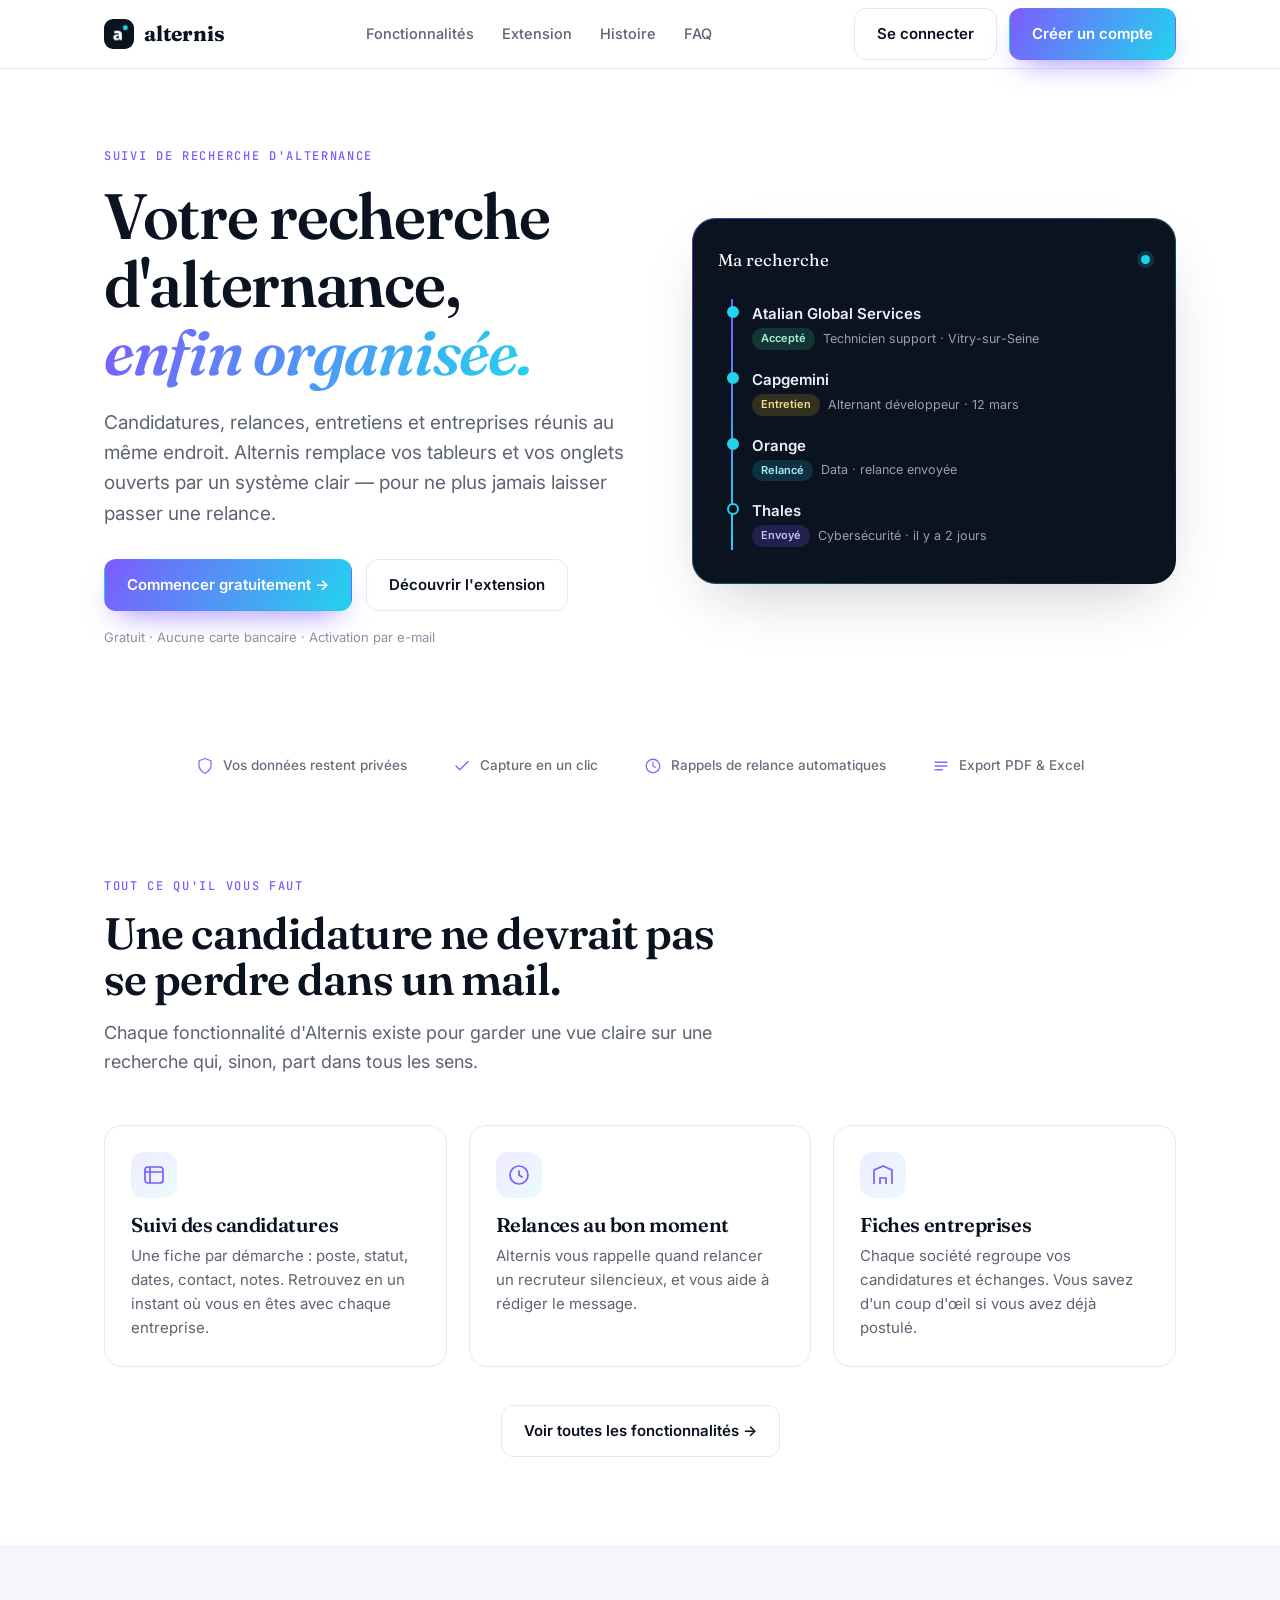
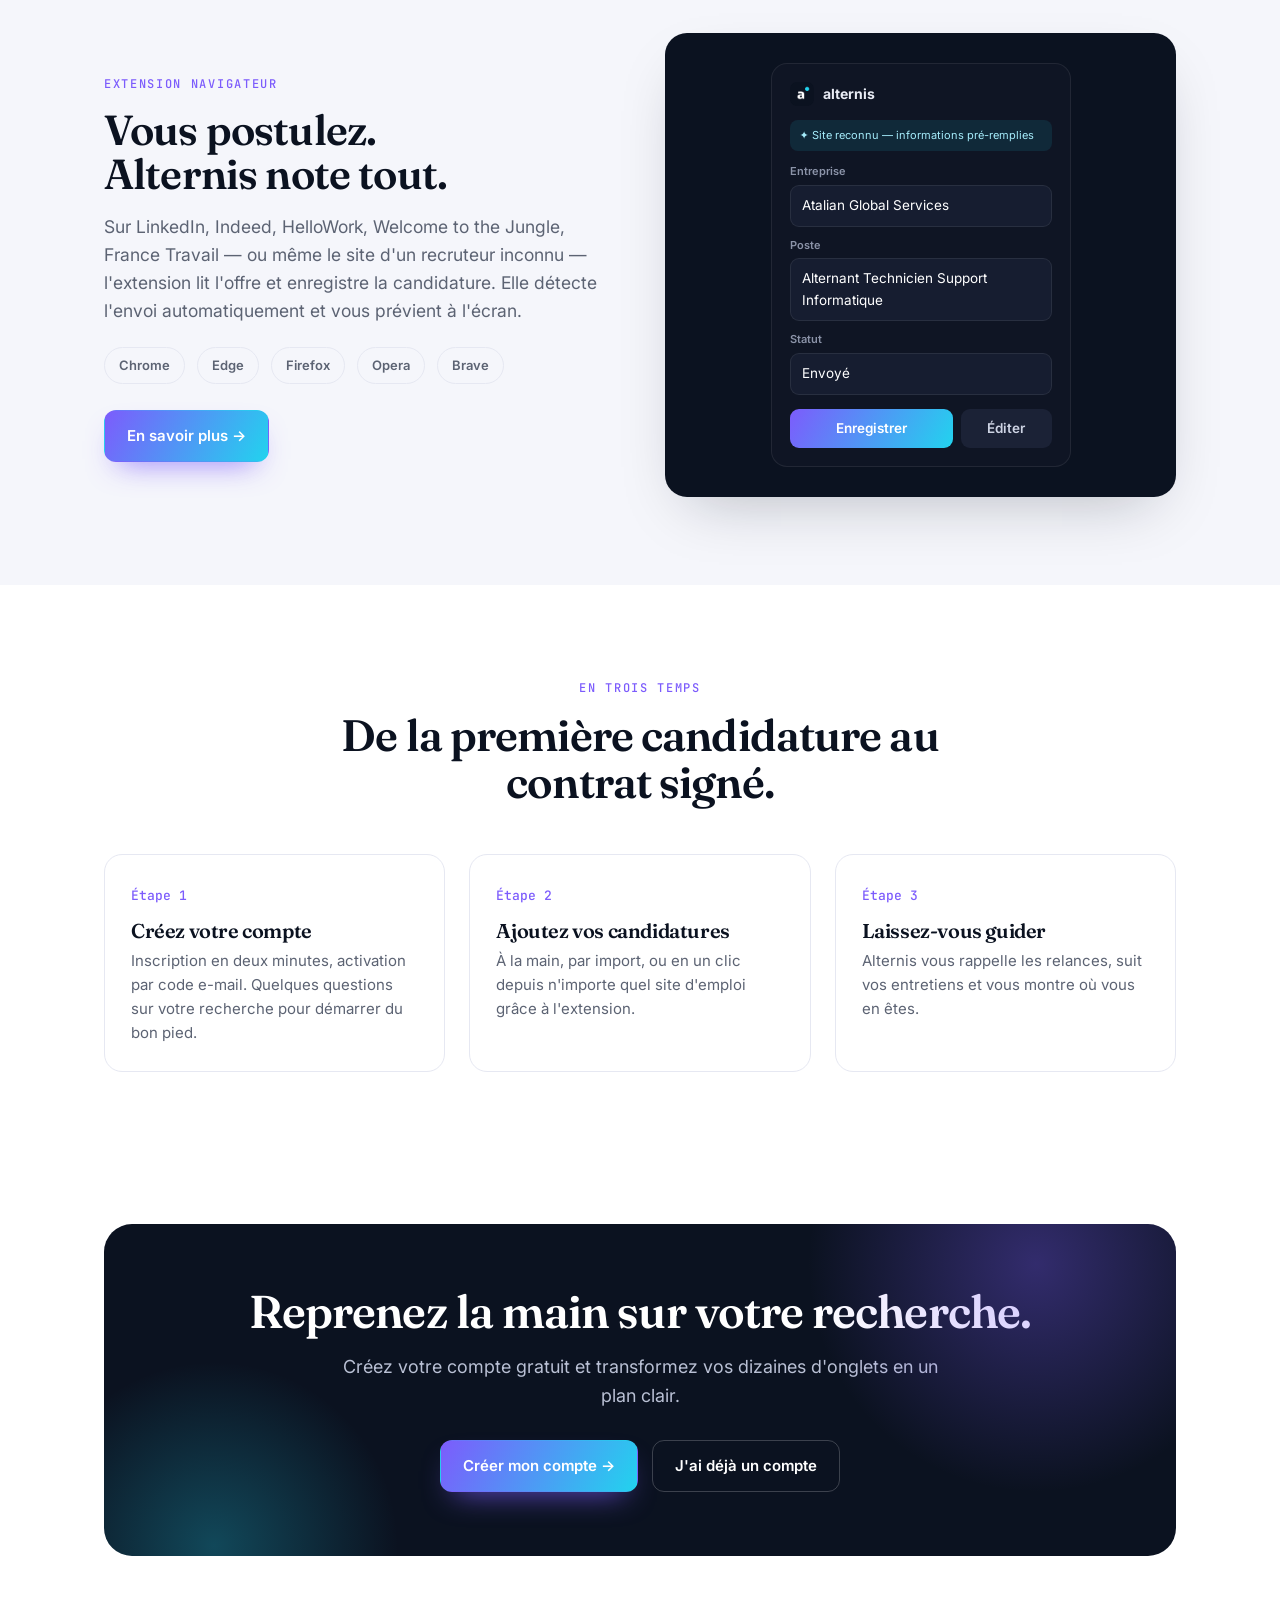
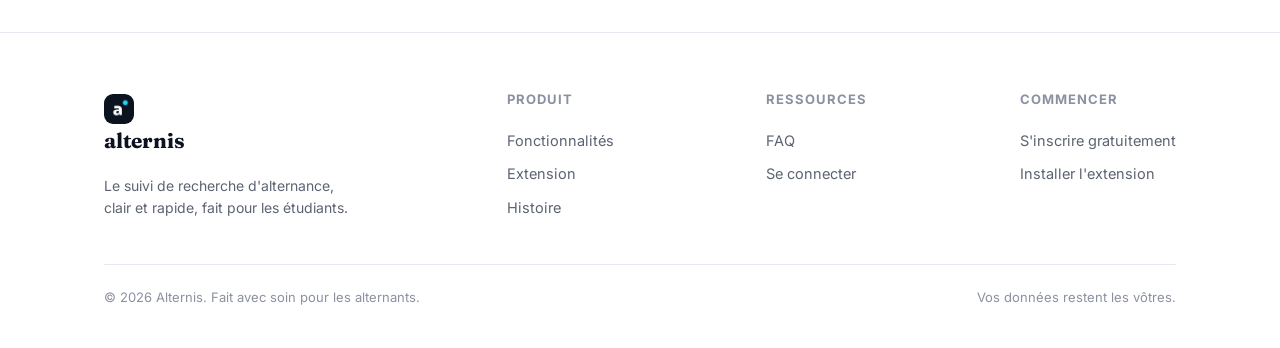
<file: site/index.html>
<!DOCTYPE html>
<html lang="fr">
<head>
<meta charset="utf-8">
<meta name="viewport" content="width=device-width, initial-scale=1">
<title>Alternis — Votre recherche d'alternance, enfin organisée</title>
<meta name="description" content="Alternis regroupe vos candidatures, relances, entretiens et entreprises au même endroit. Une extension navigateur enregistre vos candidatures en un clic. Fait pour les alternants.">
<meta property="og:title" content="Alternis — Votre recherche d'alternance, enfin organisée">
<meta property="og:description" content="Candidatures, relances, entretiens et entreprises au même endroit. Capture en un clic depuis n'importe quel site d'emploi.">
<meta property="og:type" content="website">
<link rel="icon" href="assets/favicon-32.png" sizes="32x32" type="image/png">
<link rel="apple-touch-icon" href="assets/icon-180.png">
<link rel="preconnect" href="https://fonts.googleapis.com">
<link rel="preconnect" href="https://fonts.gstatic.com" crossorigin>
<link href="https://fonts.googleapis.com/css2?family=Fraunces:opsz,wght@9..144,500;9..144,600;9..144,700&family=Inter:wght@400;500;600;700&family=JetBrains+Mono:wght@500&display=swap" rel="stylesheet">
<link rel="stylesheet" href="assets/site.css">
</head>
<body>

<header class="nav">
  <div class="wrap nav-in">
    <a class="brand" href="index.html"><img class="mark" src="assets/mark.png" alt=""><span class="name">alternis</span></a>
    <nav class="nav-links">
      <a href="fonctionnalites.html">Fonctionnalités</a>
      <a href="extension.html">Extension</a>
      <a href="histoire.html">Histoire</a>
      <a href="faq.html">FAQ</a>
    </nav>
    <div class="nav-cta">
      <a class="btn ghost" href="https://app.alternis.fixit-service.fr/auth/login.php">Se connecter</a>
      <a class="btn primary" href="https://app.alternis.fixit-service.fr/auth/register.php">Créer un compte</a>
      <button class="nav-toggle" aria-label="Menu" aria-expanded="false"><svg width="24" height="24" viewBox="0 0 24 24" fill="none"><path d="M4 7h16M4 12h16M4 17h16" stroke="#0B1220" stroke-width="2" stroke-linecap="round"/></svg></button>
    </div>
  </div>
</header>

<!-- HERO -->
<section class="band tight home-hero" style="padding-top:72px; overflow:hidden">
  <div class="wrap home-hero-grid" style="display:grid; grid-template-columns:1.05fr .95fr; gap:54px; align-items:center">
    <div>
      <span class="eyebrow">Suivi de recherche d'alternance</span>
      <h1 style="font-size:clamp(40px,6vw,64px); margin-top:14px">Votre recherche<br>d'alternance,<br><em class="grad-text" style="font-style:italic">enfin organisée.</em></h1>
      <p style="font-size:19px; color:var(--muted); margin:22px 0 30px; max-width:30em">Candidatures, relances, entretiens et entreprises réunis au même endroit. Alternis remplace vos tableurs et vos onglets ouverts par un système clair — pour ne plus jamais laisser passer une relance.</p>
      <div class="hero-cta">
        <a class="btn primary" href="https://app.alternis.fixit-service.fr/auth/register.php">Commencer gratuitement →</a>
        <a class="btn ghost" href="extension.html">Découvrir l'extension</a>
      </div>
      <p class="hero-note">Gratuit · Aucune carte bancaire · Activation par e-mail</p>
    </div>

    <div class="thread reveal">
      <div class="thread-head"><span class="t">Ma recherche</span><span class="dot"></span></div>
      <div class="track">
        <div class="node done"><span class="pin"></span><div class="co">Atalian Global Services</div><div class="meta"><span class="pill acc">Accepté</span> Technicien support · Vitry-sur-Seine</div></div>
        <div class="node done"><span class="pin"></span><div class="co">Capgemini</div><div class="meta"><span class="pill ent">Entretien</span> Alternant développeur · 12 mars</div></div>
        <div class="node done"><span class="pin"></span><div class="co">Orange</div><div class="meta"><span class="pill rel">Relancé</span> Data · relance envoyée</div></div>
        <div class="node"><span class="pin"></span><div class="co">Thales</div><div class="meta"><span class="pill env">Envoyé</span> Cybersécurité · il y a 2 jours</div></div>
      </div>
    </div>
  </div>
</section>

<!-- confiance -->
<section class="trust">
  <div class="wrap trust-in">
    <div class="item"><svg width="18" height="18" viewBox="0 0 24 24" fill="none"><path d="M12 2 4 5v6c0 5 3.4 8.5 8 11 4.6-2.5 8-6 8-11V5l-8-3Z" stroke="currentColor" stroke-width="1.7" stroke-linejoin="round"/></svg> Vos données restent privées</div>
    <div class="item"><svg width="18" height="18" viewBox="0 0 24 24" fill="none"><path d="M20 6 9 17l-5-5" stroke="currentColor" stroke-width="1.9" stroke-linecap="round" stroke-linejoin="round"/></svg> Capture en un clic</div>
    <div class="item"><svg width="18" height="18" viewBox="0 0 24 24" fill="none"><circle cx="12" cy="12" r="9" stroke="currentColor" stroke-width="1.7"/><path d="M12 7v5l3 2" stroke="currentColor" stroke-width="1.7" stroke-linecap="round"/></svg> Rappels de relance automatiques</div>
    <div class="item"><svg width="18" height="18" viewBox="0 0 24 24" fill="none"><path d="M4 7h16M4 12h16M4 17h10" stroke="currentColor" stroke-width="1.7" stroke-linecap="round"/></svg> Export PDF & Excel</div>
  </div>
</section>

<!-- aperçu fonctionnalités -->
<section class="band" id="apercu">
  <div class="wrap">
    <div class="sec-head reveal">
      <span class="eyebrow">Tout ce qu'il vous faut</span>
      <h2>Une candidature ne devrait pas se perdre dans un mail.</h2>
      <p>Chaque fonctionnalité d'Alternis existe pour garder une vue claire sur une recherche qui, sinon, part dans tous les sens.</p>
    </div>
    <div class="feat-grid">
      <div class="card reveal">
        <div class="ic"><svg width="24" height="24" viewBox="0 0 24 24" fill="none"><rect x="3" y="4" width="18" height="16" rx="3" stroke="currentColor" stroke-width="1.7"/><path d="M3 9h18M8 4v16" stroke="currentColor" stroke-width="1.7"/></svg></div>
        <h3>Suivi des candidatures</h3>
        <p>Une fiche par démarche : poste, statut, dates, contact, notes. Retrouvez en un instant où vous en êtes avec chaque entreprise.</p>
      </div>
      <div class="card reveal">
        <div class="ic"><svg width="24" height="24" viewBox="0 0 24 24" fill="none"><path d="M12 8v4l3 2" stroke="currentColor" stroke-width="1.7" stroke-linecap="round"/><circle cx="12" cy="12" r="9" stroke="currentColor" stroke-width="1.7"/></svg></div>
        <h3>Relances au bon moment</h3>
        <p>Alternis vous rappelle quand relancer un recruteur silencieux, et vous aide à rédiger le message.</p>
      </div>
      <div class="card reveal">
        <div class="ic"><svg width="24" height="24" viewBox="0 0 24 24" fill="none"><path d="M3 21V7l9-4 9 4v14" stroke="currentColor" stroke-width="1.7" stroke-linejoin="round"/><path d="M9 21v-6h6v6" stroke="currentColor" stroke-width="1.7"/></svg></div>
        <h3>Fiches entreprises</h3>
        <p>Chaque société regroupe vos candidatures et échanges. Vous savez d'un coup d'œil si vous avez déjà postulé.</p>
      </div>
    </div>
    <div style="text-align:center; margin-top:38px" class="reveal">
      <a class="btn ghost" href="fonctionnalites.html">Voir toutes les fonctionnalités →</a>
    </div>
  </div>
</section>

<!-- extension -->
<section class="band mist">
  <div class="wrap split">
    <div class="reveal">
      <span class="eyebrow">Extension navigateur</span>
      <h2 style="margin-top:12px">Vous postulez.<br>Alternis note tout.</h2>
      <p>Sur LinkedIn, Indeed, HelloWork, Welcome to the Jungle, France Travail — ou même le site d'un recruteur inconnu — l'extension lit l'offre et enregistre la candidature. Elle détecte l'envoi automatiquement et vous prévient à l'écran.</p>
      <div class="browsers"><span>Chrome</span><span>Edge</span><span>Firefox</span><span>Opera</span><span>Brave</span></div>
      <div class="hero-cta" style="margin-top:26px"><a class="btn primary" href="extension.html">En savoir plus →</a></div>
    </div>
    <div class="ext-demo reveal">
      <div class="popup">
        <div class="ph"><img src="assets/mark.png" alt=""> <strong style="font-size:14px">alternis</strong></div>
        <div class="detected">✦ Site reconnu — informations pré-remplies</div>
        <label>Entreprise</label><div class="fld filled">Atalian Global Services</div>
        <label>Poste</label><div class="fld filled">Alternant Technicien Support Informatique</div>
        <label>Statut</label><div class="fld filled">Envoyé</div>
        <div class="acts"><div class="b1">Enregistrer</div><div class="b2">Éditer</div></div>
      </div>
    </div>
  </div>
</section>

<!-- comment ça marche -->
<section class="band">
  <div class="wrap">
    <div class="sec-head center reveal">
      <span class="eyebrow">En trois temps</span>
      <h2>De la première candidature au contrat signé.</h2>
    </div>
    <div class="steps">
      <div class="step reveal"><span class="n">Étape 1</span><h3>Créez votre compte</h3><p>Inscription en deux minutes, activation par code e-mail. Quelques questions sur votre recherche pour démarrer du bon pied.</p></div>
      <div class="step reveal"><span class="n">Étape 2</span><h3>Ajoutez vos candidatures</h3><p>À la main, par import, ou en un clic depuis n'importe quel site d'emploi grâce à l'extension.</p></div>
      <div class="step reveal"><span class="n">Étape 3</span><h3>Laissez-vous guider</h3><p>Alternis vous rappelle les relances, suit vos entretiens et vous montre où vous en êtes.</p></div>
    </div>
  </div>
</section>

<!-- CTA -->
<section class="band tight">
  <div class="wrap">
    <div class="final reveal">
      <h2>Reprenez la main sur votre recherche.</h2>
      <p>Créez votre compte gratuit et transformez vos dizaines d'onglets en un plan clair.</p>
      <div class="hero-cta">
        <a class="btn primary" href="https://app.alternis.fixit-service.fr/auth/register.php">Créer mon compte →</a>
        <a class="btn on-dark" href="https://app.alternis.fixit-service.fr/auth/login.php">J'ai déjà un compte</a>
      </div>
    </div>
  </div>
</section>

<!--#footer-->
<footer>
  <div class="wrap">
    <div class="foot-grid">
      <div class="foot-col" style="max-width:250px">
        <a class="brand" href="index.html" style="margin-bottom:12px"><img class="mark" src="assets/mark.png" alt=""><span class="name">alternis</span></a>
        <p style="color:var(--muted); font-size:14px; margin:0">Le suivi de recherche d'alternance, clair et rapide, fait pour les étudiants.</p>
      </div>
      <div class="foot-col"><h4>Produit</h4><a href="fonctionnalites.html">Fonctionnalités</a><a href="extension.html">Extension</a><a href="histoire.html">Histoire</a></div>
      <div class="foot-col"><h4>Ressources</h4><a href="faq.html">FAQ</a><a href="https://app.alternis.fixit-service.fr/auth/login.php">Se connecter</a></div>
      <div class="foot-col"><h4>Commencer</h4><a href="https://app.alternis.fixit-service.fr/auth/register.php">S'inscrire gratuitement</a><a href="extension.html">Installer l'extension</a></div>
    </div>
    <div class="foot-bot"><span>© 2026 Alternis. Fait avec soin pour les alternants.</span><span>Vos données restent les vôtres.</span></div>
  </div>
</footer>

<script src="assets/site.js"></script>
</body>
</html>
</file>
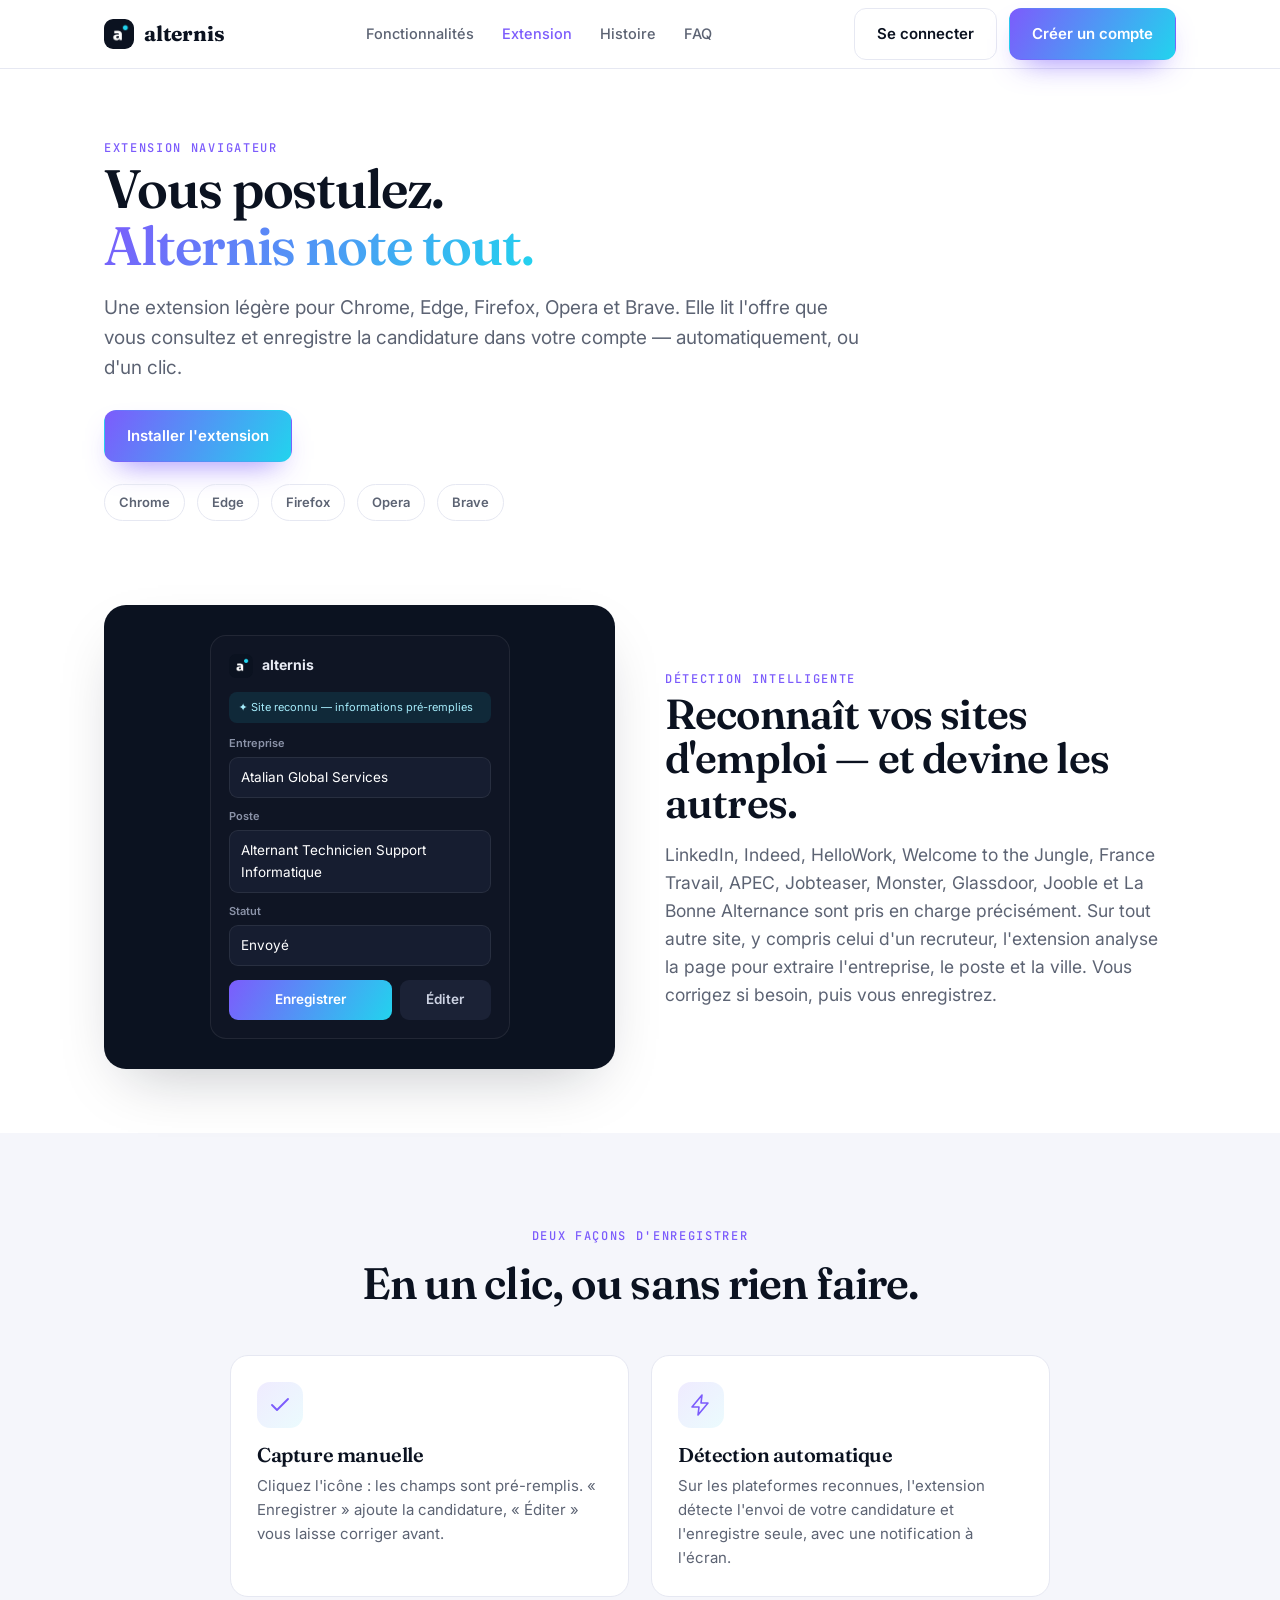
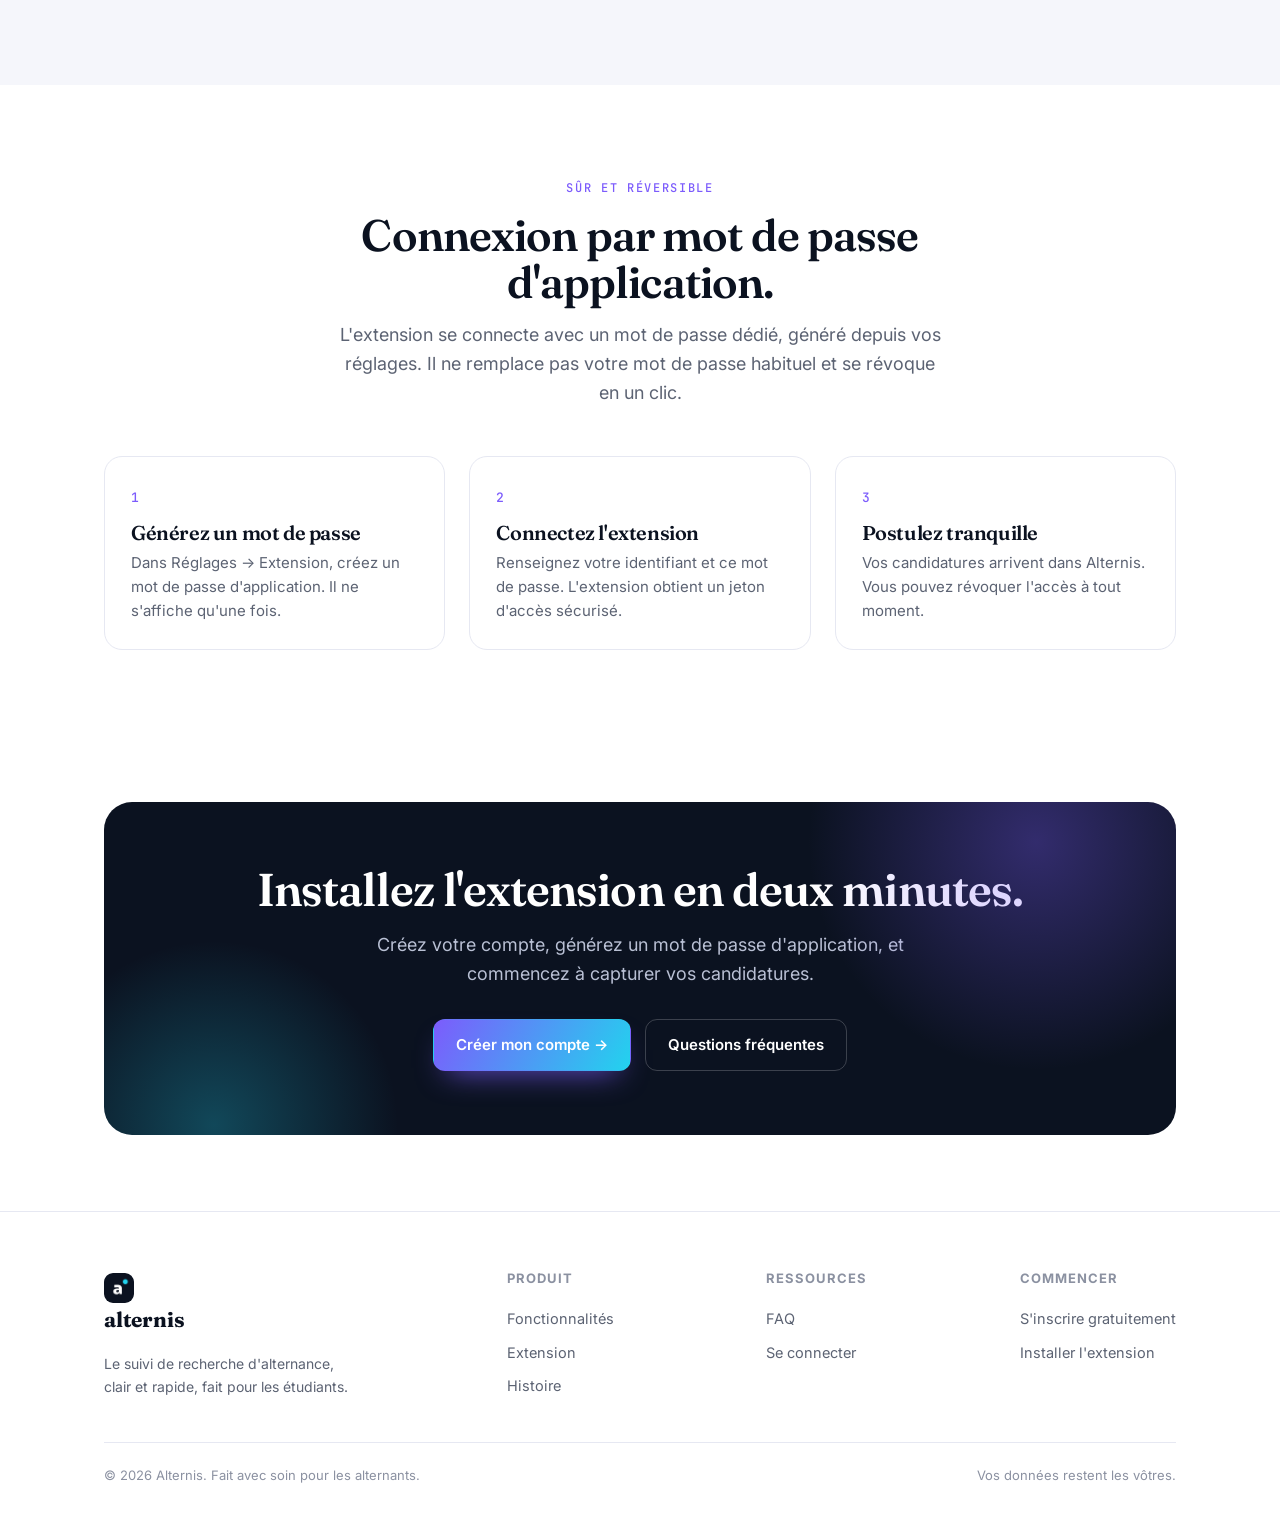
<file: site/extension.html>
<!DOCTYPE html>
<html lang="fr">
<head>
<meta charset="utf-8">
<meta name="viewport" content="width=device-width, initial-scale=1">
<title>Extension navigateur — Alternis</title>
<meta name="description" content="L'extension Alternis enregistre vos candidatures d'alternance en un clic depuis LinkedIn, Indeed, HelloWork et n'importe quel site d'emploi. Chrome, Firefox, Edge, Opera, Brave.">
<link rel="icon" href="assets/favicon-32.png" sizes="32x32" type="image/png">
<link rel="apple-touch-icon" href="assets/icon-180.png">
<link rel="preconnect" href="https://fonts.googleapis.com">
<link rel="preconnect" href="https://fonts.gstatic.com" crossorigin>
<link href="https://fonts.googleapis.com/css2?family=Fraunces:opsz,wght@9..144,500;9..144,600;9..144,700&family=Inter:wght@400;500;600;700&family=JetBrains+Mono:wght@500&display=swap" rel="stylesheet">
<link rel="stylesheet" href="assets/site.css">
</head>
<body>
<header class="nav">
  <div class="wrap nav-in">
    <a class="brand" href="index.html"><img class="mark" src="assets/mark.png" alt=""><span class="name">alternis</span></a>
    <nav class="nav-links">
      <a href="fonctionnalites.html">Fonctionnalités</a>
      <a href="extension.html" class="active">Extension</a>
      <a href="histoire.html">Histoire</a>
      <a href="faq.html">FAQ</a>
    </nav>
    <div class="nav-cta">
      <a class="btn ghost" href="https://app.alternis.fixit-service.fr/auth/login.php">Se connecter</a>
      <a class="btn primary" href="https://app.alternis.fixit-service.fr/auth/register.php">Créer un compte</a>
      <button class="nav-toggle" aria-label="Menu" aria-expanded="false"><svg width="24" height="24" viewBox="0 0 24 24" fill="none"><path d="M4 7h16M4 12h16M4 17h16" stroke="#0B1220" stroke-width="2" stroke-linecap="round"/></svg></button>
    </div>
  </div>
</header>

<section class="page-hero">
  <div class="wrap">
    <span class="eyebrow">Extension navigateur</span>
    <h1>Vous postulez.<br><span class="grad-text">Alternis note tout.</span></h1>
    <p>Une extension légère pour Chrome, Edge, Firefox, Opera et Brave. Elle lit l'offre que vous consultez et enregistre la candidature dans votre compte — automatiquement, ou d'un clic.</p>
    <div class="hero-cta" style="margin-top:26px"><a class="btn primary" href="https://app.alternis.fixit-service.fr/auth/register.php">Installer l'extension</a></div>
    <div class="browsers"><span>Chrome</span><span>Edge</span><span>Firefox</span><span>Opera</span><span>Brave</span></div>
  </div>
</section>

<section class="band tight">
  <div class="wrap split">
    <div class="ext-demo reveal">
      <div class="popup">
        <div class="ph"><img src="assets/mark.png" alt=""> <strong style="font-size:14px">alternis</strong></div>
        <div class="detected">✦ Site reconnu — informations pré-remplies</div>
        <label>Entreprise</label><div class="fld filled">Atalian Global Services</div>
        <label>Poste</label><div class="fld filled">Alternant Technicien Support Informatique</div>
        <label>Statut</label><div class="fld filled">Envoyé</div>
        <div class="acts"><div class="b1">Enregistrer</div><div class="b2">Éditer</div></div>
      </div>
    </div>
    <div class="reveal">
      <span class="eyebrow">Détection intelligente</span>
      <h2>Reconnaît vos sites d'emploi — et devine les autres.</h2>
      <p>LinkedIn, Indeed, HelloWork, Welcome to the Jungle, France Travail, APEC, Jobteaser, Monster, Glassdoor, Jooble et La Bonne Alternance sont pris en charge précisément. Sur tout autre site, y compris celui d'un recruteur, l'extension analyse la page pour extraire l'entreprise, le poste et la ville. Vous corrigez si besoin, puis vous enregistrez.</p>
    </div>
  </div>
</section>

<section class="band mist">
  <div class="wrap">
    <div class="sec-head center reveal"><span class="eyebrow">Deux façons d'enregistrer</span><h2>En un clic, ou sans rien faire.</h2></div>
    <div class="feat-grid" style="grid-template-columns:1fr 1fr; max-width:820px; margin-left:auto; margin-right:auto">
      <div class="card reveal"><div class="ic"><svg width="24" height="24" viewBox="0 0 24 24" fill="none"><path d="M20 6 9 17l-5-5" stroke="currentColor" stroke-width="1.9" stroke-linecap="round" stroke-linejoin="round"/></svg></div><h3>Capture manuelle</h3><p>Cliquez l'icône : les champs sont pré-remplis. « Enregistrer » ajoute la candidature, « Éditer » vous laisse corriger avant.</p></div>
      <div class="card reveal"><div class="ic"><svg width="24" height="24" viewBox="0 0 24 24" fill="none"><path d="M13 2 3 14h7l-1 8 10-12h-7l1-8Z" stroke="currentColor" stroke-width="1.6" stroke-linejoin="round"/></svg></div><h3>Détection automatique</h3><p>Sur les plateformes reconnues, l'extension détecte l'envoi de votre candidature et l'enregistre seule, avec une notification à l'écran.</p></div>
    </div>
  </div>
</section>

<section class="band">
  <div class="wrap">
    <div class="sec-head center reveal"><span class="eyebrow">Sûr et réversible</span><h2>Connexion par mot de passe d'application.</h2><p class="center" style="margin-left:auto;margin-right:auto">L'extension se connecte avec un mot de passe dédié, généré depuis vos réglages. Il ne remplace pas votre mot de passe habituel et se révoque en un clic.</p></div>
    <div class="steps">
      <div class="step reveal"><span class="n">1</span><h3>Générez un mot de passe</h3><p>Dans Réglages → Extension, créez un mot de passe d'application. Il ne s'affiche qu'une fois.</p></div>
      <div class="step reveal"><span class="n">2</span><h3>Connectez l'extension</h3><p>Renseignez votre identifiant et ce mot de passe. L'extension obtient un jeton d'accès sécurisé.</p></div>
      <div class="step reveal"><span class="n">3</span><h3>Postulez tranquille</h3><p>Vos candidatures arrivent dans Alternis. Vous pouvez révoquer l'accès à tout moment.</p></div>
    </div>
  </div>
</section>

<section class="band tight">
  <div class="wrap"><div class="final reveal">
    <h2>Installez l'extension en deux minutes.</h2>
    <p>Créez votre compte, générez un mot de passe d'application, et commencez à capturer vos candidatures.</p>
    <div class="hero-cta"><a class="btn primary" href="https://app.alternis.fixit-service.fr/auth/register.php">Créer mon compte →</a><a class="btn on-dark" href="faq.html">Questions fréquentes</a></div>
  </div></div>
</section>

<!--#footer-->
<footer>
  <div class="wrap">
    <div class="foot-grid">
      <div class="foot-col" style="max-width:250px">
        <a class="brand" href="index.html" style="margin-bottom:12px"><img class="mark" src="assets/mark.png" alt=""><span class="name">alternis</span></a>
        <p style="color:var(--muted); font-size:14px; margin:0">Le suivi de recherche d'alternance, clair et rapide, fait pour les étudiants.</p>
      </div>
      <div class="foot-col"><h4>Produit</h4><a href="fonctionnalites.html">Fonctionnalités</a><a href="extension.html">Extension</a><a href="histoire.html">Histoire</a></div>
      <div class="foot-col"><h4>Ressources</h4><a href="faq.html">FAQ</a><a href="https://app.alternis.fixit-service.fr/auth/login.php">Se connecter</a></div>
      <div class="foot-col"><h4>Commencer</h4><a href="https://app.alternis.fixit-service.fr/auth/register.php">S'inscrire gratuitement</a><a href="extension.html">Installer l'extension</a></div>
    </div>
    <div class="foot-bot"><span>© 2026 Alternis. Fait avec soin pour les alternants.</span><span>Vos données restent les vôtres.</span></div>
  </div>
</footer>
<script src="assets/site.js"></script>
</body>
</html>
</file>
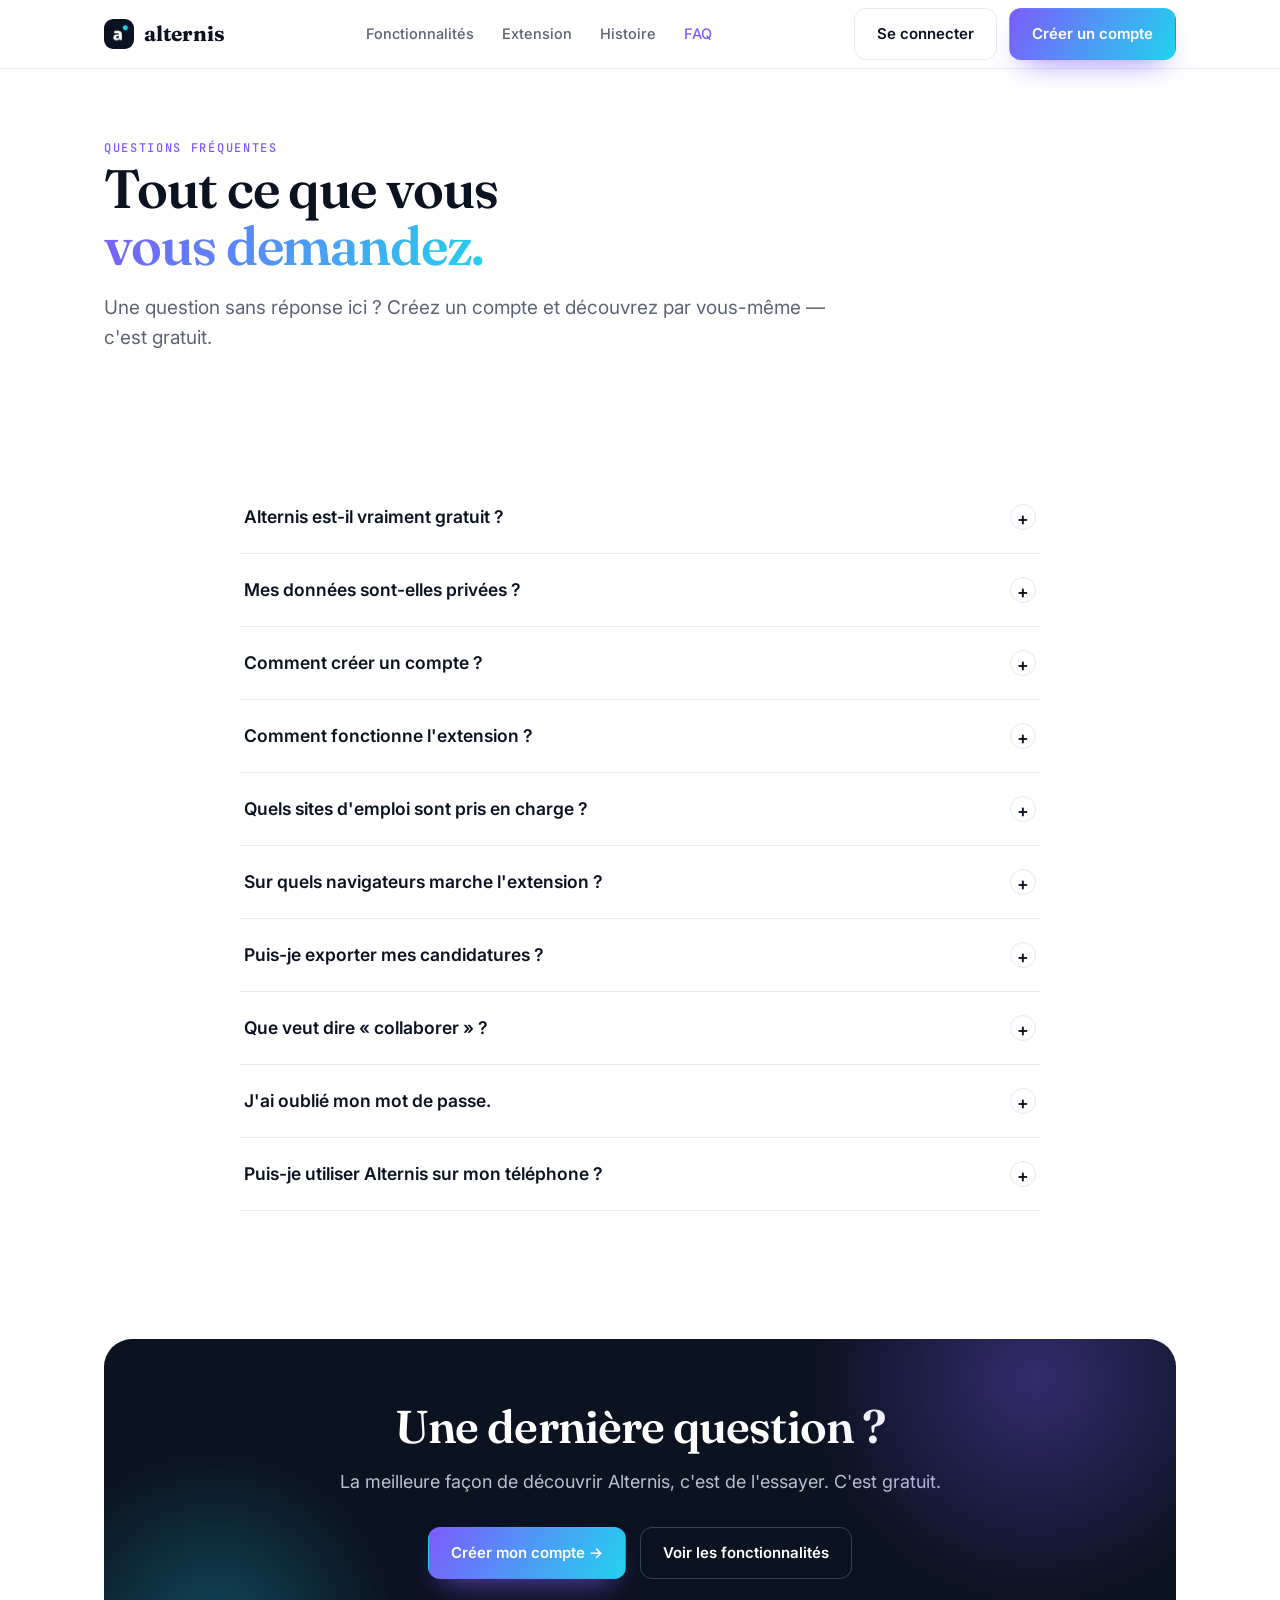
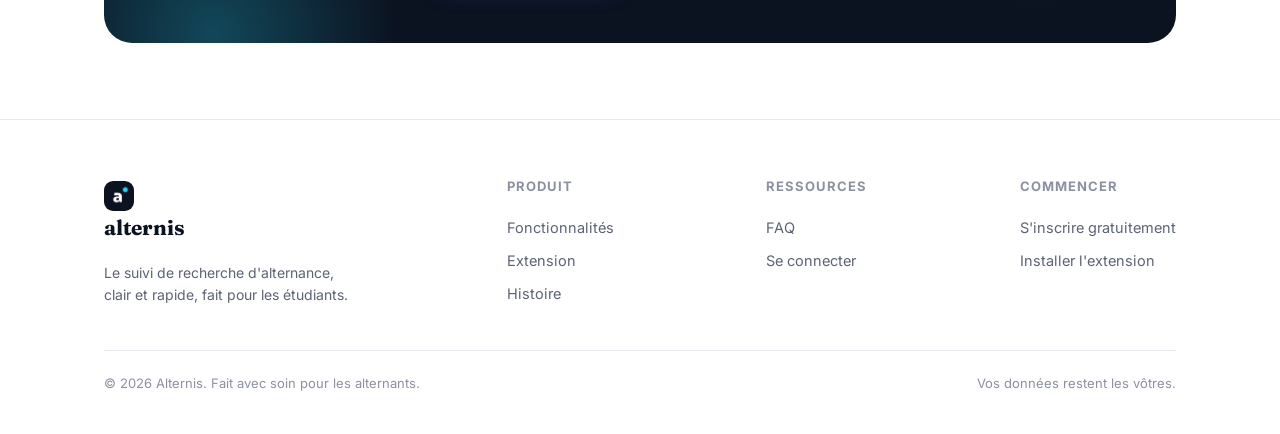
<file: site/faq.html>
<!DOCTYPE html>
<html lang="fr">
<head>
<meta charset="utf-8">
<meta name="viewport" content="width=device-width, initial-scale=1">
<title>FAQ — Alternis</title>
<meta name="description" content="Questions fréquentes sur Alternis : gratuité, confidentialité, extension navigateur, exports, collaboration, réinitialisation de mot de passe.">
<link rel="icon" href="assets/favicon-32.png" sizes="32x32" type="image/png">
<link rel="apple-touch-icon" href="assets/icon-180.png">
<link rel="preconnect" href="https://fonts.googleapis.com">
<link rel="preconnect" href="https://fonts.gstatic.com" crossorigin>
<link href="https://fonts.googleapis.com/css2?family=Fraunces:opsz,wght@9..144,500;9..144,600;9..144,700&family=Inter:wght@400;500;600;700&family=JetBrains+Mono:wght@500&display=swap" rel="stylesheet">
<link rel="stylesheet" href="assets/site.css">
</head>
<body>
<header class="nav">
  <div class="wrap nav-in">
    <a class="brand" href="index.html"><img class="mark" src="assets/mark.png" alt=""><span class="name">alternis</span></a>
    <nav class="nav-links">
      <a href="fonctionnalites.html">Fonctionnalités</a>
      <a href="extension.html">Extension</a>
      <a href="histoire.html">Histoire</a>
      <a href="faq.html" class="active">FAQ</a>
    </nav>
    <div class="nav-cta">
      <a class="btn ghost" href="https://app.alternis.fixit-service.fr/auth/login.php">Se connecter</a>
      <a class="btn primary" href="https://app.alternis.fixit-service.fr/auth/register.php">Créer un compte</a>
      <button class="nav-toggle" aria-label="Menu" aria-expanded="false"><svg width="24" height="24" viewBox="0 0 24 24" fill="none"><path d="M4 7h16M4 12h16M4 17h16" stroke="#0B1220" stroke-width="2" stroke-linecap="round"/></svg></button>
    </div>
  </div>
</header>

<section class="page-hero">
  <div class="wrap">
    <span class="eyebrow">Questions fréquentes</span>
    <h1>Tout ce que vous<br><span class="grad-text">vous demandez.</span></h1>
    <p>Une question sans réponse ici ? Créez un compte et découvrez par vous-même — c'est gratuit.</p>
  </div>
</section>

<section class="band tight">
  <div class="wrap">
    <div class="faq">
      <details class="qa reveal"><summary>Alternis est-il vraiment gratuit ? <span class="plus">+</span></summary><div class="a">Oui. Vous créez un compte et suivez autant de candidatures que vous voulez, sans carte bancaire. Alternis a été pensé comme un outil d'étudiant, pas comme un abonnement de plus.</div></details>
      <details class="qa reveal"><summary>Mes données sont-elles privées ? <span class="plus">+</span></summary><div class="a">Chaque compte est strictement personnel. Personne d'autre ne voit vos candidatures, sauf si vous invitez explicitement quelqu'un via le mode collaboration — et vous gardez le contrôle des droits accordés, révocables à tout moment.</div></details>
      <details class="qa reveal"><summary>Comment créer un compte ? <span class="plus">+</span></summary><div class="a">Depuis la page d'inscription : vous renseignez votre prénom, nom, e-mail et quelques informations sur votre recherche, puis vous validez avec un code reçu par e-mail. Votre identifiant est généré automatiquement à partir de votre nom.</div></details>
      <details class="qa reveal"><summary>Comment fonctionne l'extension ? <span class="plus">+</span></summary><div class="a">Vous l'installez sur votre navigateur et la connectez à votre compte avec un mot de passe d'application dédié (révocable, il ne remplace pas votre mot de passe). Ensuite, sur une page d'offre, elle lit les informations et enregistre la candidature — automatiquement quand vous postulez, ou d'un clic quand vous le décidez.</div></details>
      <details class="qa reveal"><summary>Quels sites d'emploi sont pris en charge ? <span class="plus">+</span></summary><div class="a">LinkedIn, Indeed, HelloWork, Welcome to the Jungle, France Travail, APEC, Jobteaser, Monster, Glassdoor, Jooble et La Bonne Alternance sont reconnus précisément. Et pour tout autre site — y compris celui d'un recruteur — l'extension analyse la page pour en extraire l'essentiel. Vous pouvez toujours corriger avant d'enregistrer.</div></details>
      <details class="qa reveal"><summary>Sur quels navigateurs marche l'extension ? <span class="plus">+</span></summary><div class="a">Chrome, Edge, Opera et Brave (moteur Chromium), ainsi que Firefox. Un guide d'installation est fourni pour chacun.</div></details>
      <details class="qa reveal"><summary>Puis-je exporter mes candidatures ? <span class="plus">+</span></summary><div class="a">Oui, en PDF ou en Excel, avec les champs de votre choix. Pratique pour faire un point avec votre école, votre CFA ou votre tuteur.</div></details>
      <details class="qa reveal"><summary>Que veut dire « collaborer » ? <span class="plus">+</span></summary><div class="a">Vous pouvez générer un lien d'invitation pour qu'un camarade ou un proche vous aide dans votre recherche. Vous choisissez s'il peut seulement consulter, ou aussi ajouter et modifier des candidatures. Vous révoquez l'accès quand vous voulez.</div></details>
      <details class="qa reveal"><summary>J'ai oublié mon mot de passe. <span class="plus">+</span></summary><div class="a">Depuis la page de connexion, cliquez « Mot de passe oublié ? ». Vous recevez un code par e-mail pour en définir un nouveau, en toute sécurité.</div></details>
      <details class="qa reveal"><summary>Puis-je utiliser Alternis sur mon téléphone ? <span class="plus">+</span></summary><div class="a">Oui. L'application web est responsive et s'utilise confortablement sur mobile. L'extension, elle, s'installe sur un navigateur d'ordinateur.</div></details>
    </div>
  </div>
</section>

<section class="band tight">
  <div class="wrap"><div class="final reveal">
    <h2>Une dernière question ?</h2>
    <p>La meilleure façon de découvrir Alternis, c'est de l'essayer. C'est gratuit.</p>
    <div class="hero-cta"><a class="btn primary" href="https://app.alternis.fixit-service.fr/auth/register.php">Créer mon compte →</a><a class="btn on-dark" href="fonctionnalites.html">Voir les fonctionnalités</a></div>
  </div></div>
</section>

<!--#footer-->
<footer>
  <div class="wrap">
    <div class="foot-grid">
      <div class="foot-col" style="max-width:250px">
        <a class="brand" href="index.html" style="margin-bottom:12px"><img class="mark" src="assets/mark.png" alt=""><span class="name">alternis</span></a>
        <p style="color:var(--muted); font-size:14px; margin:0">Le suivi de recherche d'alternance, clair et rapide, fait pour les étudiants.</p>
      </div>
      <div class="foot-col"><h4>Produit</h4><a href="fonctionnalites.html">Fonctionnalités</a><a href="extension.html">Extension</a><a href="histoire.html">Histoire</a></div>
      <div class="foot-col"><h4>Ressources</h4><a href="faq.html">FAQ</a><a href="https://app.alternis.fixit-service.fr/auth/login.php">Se connecter</a></div>
      <div class="foot-col"><h4>Commencer</h4><a href="https://app.alternis.fixit-service.fr/auth/register.php">S'inscrire gratuitement</a><a href="extension.html">Installer l'extension</a></div>
    </div>
    <div class="foot-bot"><span>© 2026 Alternis. Fait avec soin pour les alternants.</span><span>Vos données restent les vôtres.</span></div>
  </div>
</footer>
<script src="assets/site.js"></script>
</body>
</html>
</file>
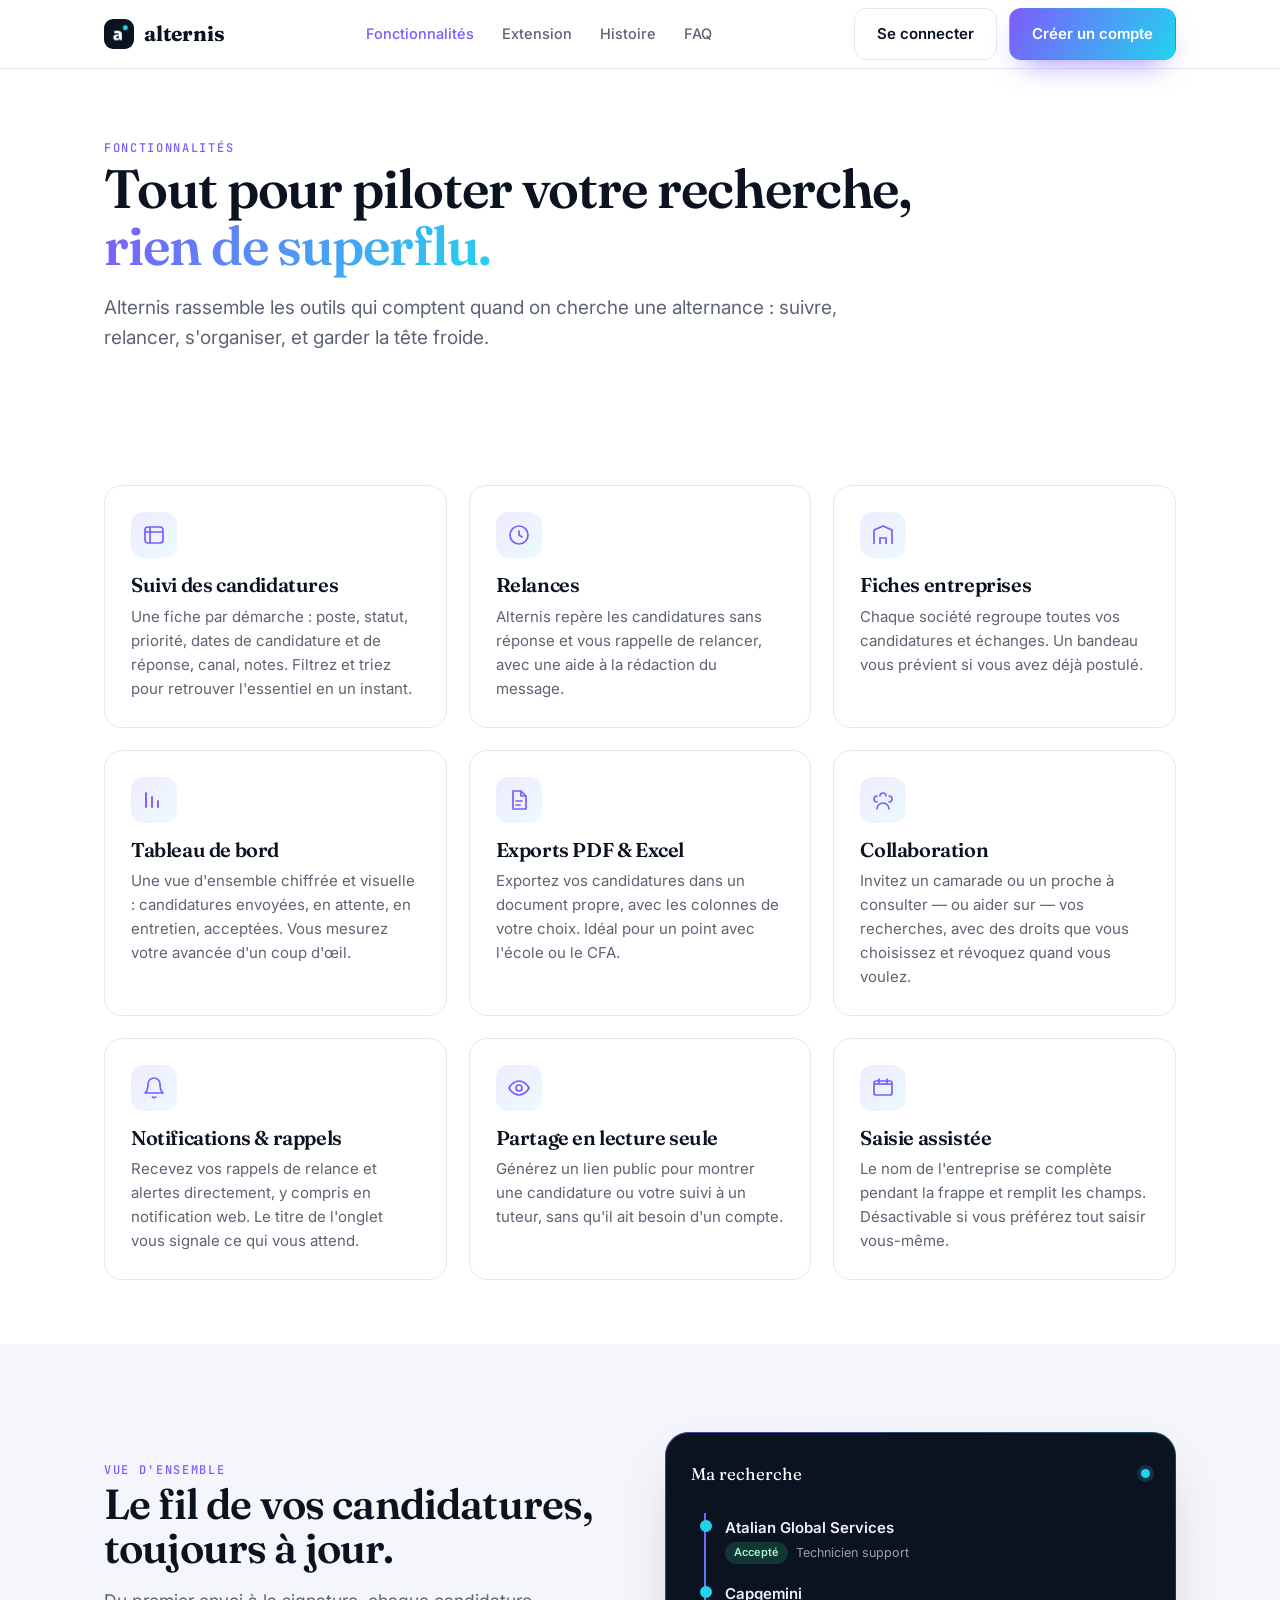
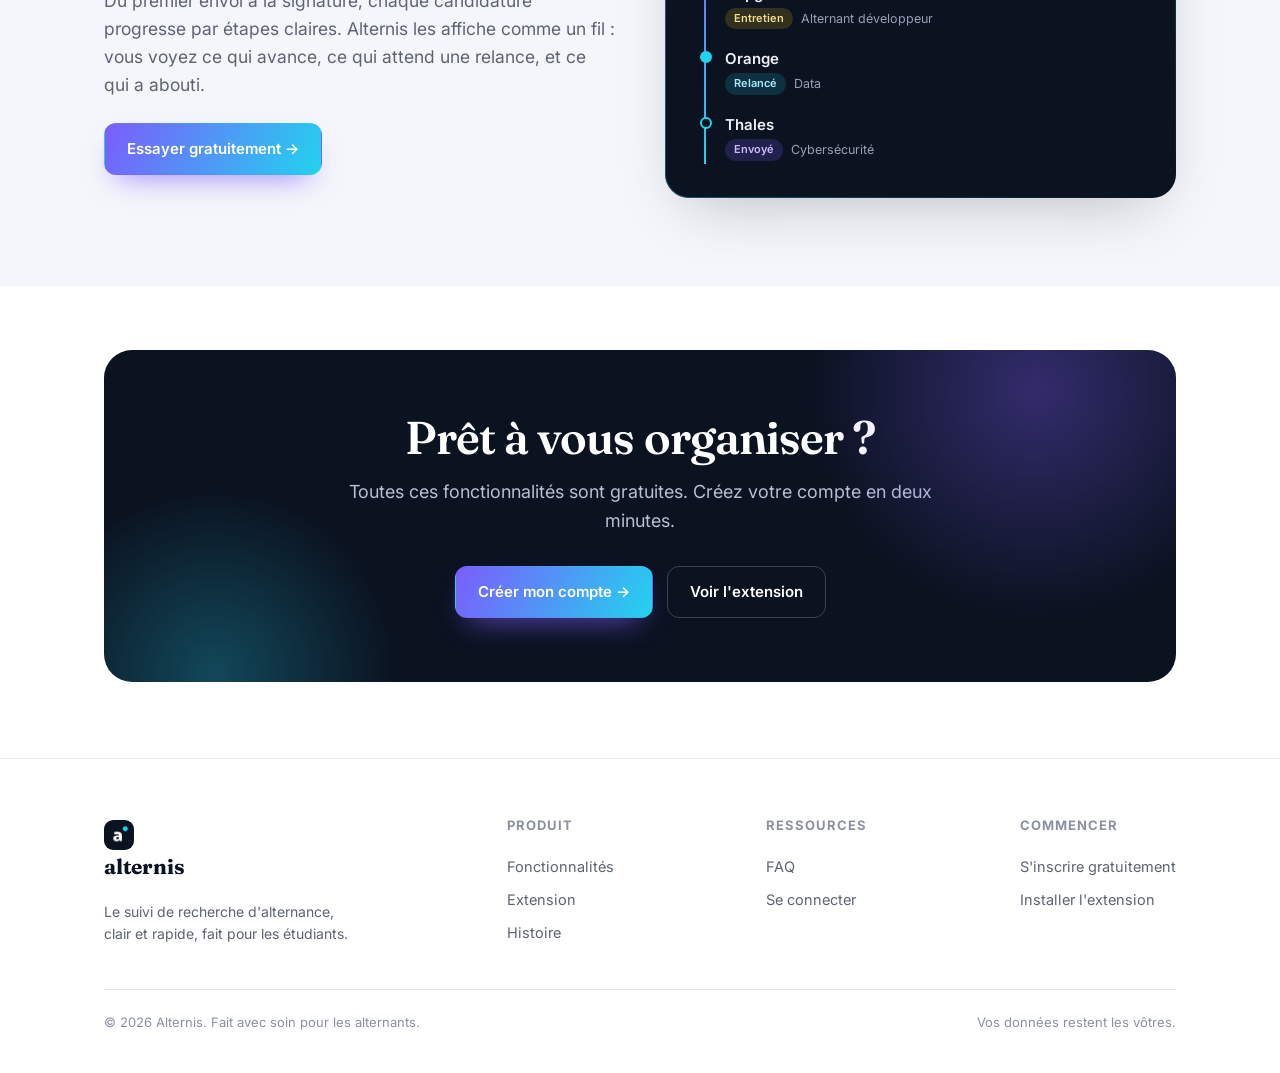
<file: site/fonctionnalites.html>
<!DOCTYPE html>
<html lang="fr">
<head>
<meta charset="utf-8">
<meta name="viewport" content="width=device-width, initial-scale=1">
<title>Fonctionnalités — Alternis</title>
<meta name="description" content="Suivi des candidatures, relances, fiches entreprises, tableau de bord, exports PDF/Excel, collaboration : toutes les fonctionnalités d'Alternis.">
<link rel="icon" href="assets/favicon-32.png" sizes="32x32" type="image/png">
<link rel="apple-touch-icon" href="assets/icon-180.png">
<link rel="preconnect" href="https://fonts.googleapis.com">
<link rel="preconnect" href="https://fonts.gstatic.com" crossorigin>
<link href="https://fonts.googleapis.com/css2?family=Fraunces:opsz,wght@9..144,500;9..144,600;9..144,700&family=Inter:wght@400;500;600;700&family=JetBrains+Mono:wght@500&display=swap" rel="stylesheet">
<link rel="stylesheet" href="assets/site.css">
</head>
<body>
<header class="nav">
  <div class="wrap nav-in">
    <a class="brand" href="index.html"><img class="mark" src="assets/mark.png" alt=""><span class="name">alternis</span></a>
    <nav class="nav-links">
      <a href="fonctionnalites.html" class="active">Fonctionnalités</a>
      <a href="extension.html">Extension</a>
      <a href="histoire.html">Histoire</a>
      <a href="faq.html">FAQ</a>
    </nav>
    <div class="nav-cta">
      <a class="btn ghost" href="https://app.alternis.fixit-service.fr/auth/login.php">Se connecter</a>
      <a class="btn primary" href="https://app.alternis.fixit-service.fr/auth/register.php">Créer un compte</a>
      <button class="nav-toggle" aria-label="Menu" aria-expanded="false"><svg width="24" height="24" viewBox="0 0 24 24" fill="none"><path d="M4 7h16M4 12h16M4 17h16" stroke="#0B1220" stroke-width="2" stroke-linecap="round"/></svg></button>
    </div>
  </div>
</header>

<section class="page-hero">
  <div class="wrap">
    <span class="eyebrow">Fonctionnalités</span>
    <h1>Tout pour piloter votre recherche,<br><span class="grad-text">rien de superflu.</span></h1>
    <p>Alternis rassemble les outils qui comptent quand on cherche une alternance : suivre, relancer, s'organiser, et garder la tête froide.</p>
  </div>
</section>

<section class="band tight">
  <div class="wrap">
    <div class="feat-grid">
      <div class="card reveal"><div class="ic"><svg width="24" height="24" viewBox="0 0 24 24" fill="none"><rect x="3" y="4" width="18" height="16" rx="3" stroke="currentColor" stroke-width="1.7"/><path d="M3 9h18M8 4v16" stroke="currentColor" stroke-width="1.7"/></svg></div><h3>Suivi des candidatures</h3><p>Une fiche par démarche : poste, statut, priorité, dates de candidature et de réponse, canal, notes. Filtrez et triez pour retrouver l'essentiel en un instant.</p></div>
      <div class="card reveal"><div class="ic"><svg width="24" height="24" viewBox="0 0 24 24" fill="none"><path d="M12 8v4l3 2" stroke="currentColor" stroke-width="1.7" stroke-linecap="round"/><circle cx="12" cy="12" r="9" stroke="currentColor" stroke-width="1.7"/></svg></div><h3>Relances</h3><p>Alternis repère les candidatures sans réponse et vous rappelle de relancer, avec une aide à la rédaction du message.</p></div>
      <div class="card reveal"><div class="ic"><svg width="24" height="24" viewBox="0 0 24 24" fill="none"><path d="M3 21V7l9-4 9 4v14" stroke="currentColor" stroke-width="1.7" stroke-linejoin="round"/><path d="M9 21v-6h6v6" stroke="currentColor" stroke-width="1.7"/></svg></div><h3>Fiches entreprises</h3><p>Chaque société regroupe toutes vos candidatures et échanges. Un bandeau vous prévient si vous avez déjà postulé.</p></div>
      <div class="card reveal"><div class="ic"><svg width="24" height="24" viewBox="0 0 24 24" fill="none"><path d="M4 19V5m6 14V9m6 10V13" stroke="currentColor" stroke-width="1.9" stroke-linecap="round"/></svg></div><h3>Tableau de bord</h3><p>Une vue d'ensemble chiffrée et visuelle : candidatures envoyées, en attente, en entretien, acceptées. Vous mesurez votre avancée d'un coup d'œil.</p></div>
      <div class="card reveal"><div class="ic"><svg width="24" height="24" viewBox="0 0 24 24" fill="none"><path d="M14 3v5h5" stroke="currentColor" stroke-width="1.7" stroke-linejoin="round"/><path d="M6 3h8l5 5v13H6z" stroke="currentColor" stroke-width="1.7" stroke-linejoin="round"/><path d="M9 13h6M9 17h4" stroke="currentColor" stroke-width="1.7" stroke-linecap="round"/></svg></div><h3>Exports PDF & Excel</h3><p>Exportez vos candidatures dans un document propre, avec les colonnes de votre choix. Idéal pour un point avec l'école ou le CFA.</p></div>
      <div class="card reveal"><div class="ic"><svg width="24" height="24" viewBox="0 0 24 24" fill="none"><path d="M15 8a3 3 0 1 0-6 0M6 21a6 6 0 0 1 12 0M18 8a3 3 0 0 1 0 6M6 8a3 3 0 0 0 0 6" stroke="currentColor" stroke-width="1.6" stroke-linecap="round"/></svg></div><h3>Collaboration</h3><p>Invitez un camarade ou un proche à consulter — ou aider sur — vos recherches, avec des droits que vous choisissez et révoquez quand vous voulez.</p></div>
      <div class="card reveal"><div class="ic"><svg width="24" height="24" viewBox="0 0 24 24" fill="none"><path d="M18 8A6 6 0 1 0 6 8c0 7-3 9-3 9h18s-3-2-3-9Z" stroke="currentColor" stroke-width="1.7" stroke-linejoin="round"/><path d="M10.5 21a2 2 0 0 0 3 0" stroke="currentColor" stroke-width="1.7" stroke-linecap="round"/></svg></div><h3>Notifications & rappels</h3><p>Recevez vos rappels de relance et alertes directement, y compris en notification web. Le titre de l'onglet vous signale ce qui vous attend.</p></div>
      <div class="card reveal"><div class="ic"><svg width="24" height="24" viewBox="0 0 24 24" fill="none"><path d="M12 15a3 3 0 1 0 0-6 3 3 0 0 0 0 6Z" stroke="currentColor" stroke-width="1.7"/><path d="M2 12s3.5-7 10-7 10 7 10 7-3.5 7-10 7-10-7-10-7Z" stroke="currentColor" stroke-width="1.7"/></svg></div><h3>Partage en lecture seule</h3><p>Générez un lien public pour montrer une candidature ou votre suivi à un tuteur, sans qu'il ait besoin d'un compte.</p></div>
      <div class="card reveal"><div class="ic"><svg width="24" height="24" viewBox="0 0 24 24" fill="none"><rect x="3" y="5" width="18" height="14" rx="2" stroke="currentColor" stroke-width="1.7"/><path d="M3 8h18" stroke="currentColor" stroke-width="1.7"/><path d="M8 3v4M16 3v4" stroke="currentColor" stroke-width="1.7" stroke-linecap="round"/></svg></div><h3>Saisie assistée</h3><p>Le nom de l'entreprise se complète pendant la frappe et remplit les champs. Désactivable si vous préférez tout saisir vous-même.</p></div>
    </div>
  </div>
</section>

<section class="band mist">
  <div class="wrap split">
    <div class="reveal">
      <span class="eyebrow">Vue d'ensemble</span>
      <h2>Le fil de vos candidatures, toujours à jour.</h2>
      <p>Du premier envoi à la signature, chaque candidature progresse par étapes claires. Alternis les affiche comme un fil : vous voyez ce qui avance, ce qui attend une relance, et ce qui a abouti.</p>
      <div class="hero-cta" style="margin-top:24px"><a class="btn primary" href="https://app.alternis.fixit-service.fr/auth/register.php">Essayer gratuitement →</a></div>
    </div>
    <div class="thread reveal">
      <div class="thread-head"><span class="t">Ma recherche</span><span class="dot"></span></div>
      <div class="track">
        <div class="node done"><span class="pin"></span><div class="co">Atalian Global Services</div><div class="meta"><span class="pill acc">Accepté</span> Technicien support</div></div>
        <div class="node done"><span class="pin"></span><div class="co">Capgemini</div><div class="meta"><span class="pill ent">Entretien</span> Alternant développeur</div></div>
        <div class="node done"><span class="pin"></span><div class="co">Orange</div><div class="meta"><span class="pill rel">Relancé</span> Data</div></div>
        <div class="node"><span class="pin"></span><div class="co">Thales</div><div class="meta"><span class="pill env">Envoyé</span> Cybersécurité</div></div>
      </div>
    </div>
  </div>
</section>

<section class="band tight">
  <div class="wrap"><div class="final reveal">
    <h2>Prêt à vous organiser ?</h2>
    <p>Toutes ces fonctionnalités sont gratuites. Créez votre compte en deux minutes.</p>
    <div class="hero-cta"><a class="btn primary" href="https://app.alternis.fixit-service.fr/auth/register.php">Créer mon compte →</a><a class="btn on-dark" href="extension.html">Voir l'extension</a></div>
  </div></div>
</section>

<!--#footer-->
<footer>
  <div class="wrap">
    <div class="foot-grid">
      <div class="foot-col" style="max-width:250px">
        <a class="brand" href="index.html" style="margin-bottom:12px"><img class="mark" src="assets/mark.png" alt=""><span class="name">alternis</span></a>
        <p style="color:var(--muted); font-size:14px; margin:0">Le suivi de recherche d'alternance, clair et rapide, fait pour les étudiants.</p>
      </div>
      <div class="foot-col"><h4>Produit</h4><a href="fonctionnalites.html">Fonctionnalités</a><a href="extension.html">Extension</a><a href="histoire.html">Histoire</a></div>
      <div class="foot-col"><h4>Ressources</h4><a href="faq.html">FAQ</a><a href="https://app.alternis.fixit-service.fr/auth/login.php">Se connecter</a></div>
      <div class="foot-col"><h4>Commencer</h4><a href="https://app.alternis.fixit-service.fr/auth/register.php">S'inscrire gratuitement</a><a href="extension.html">Installer l'extension</a></div>
    </div>
    <div class="foot-bot"><span>© 2026 Alternis. Fait avec soin pour les alternants.</span><span>Vos données restent les vôtres.</span></div>
  </div>
</footer>
<script src="assets/site.js"></script>
</body>
</html>
</file>
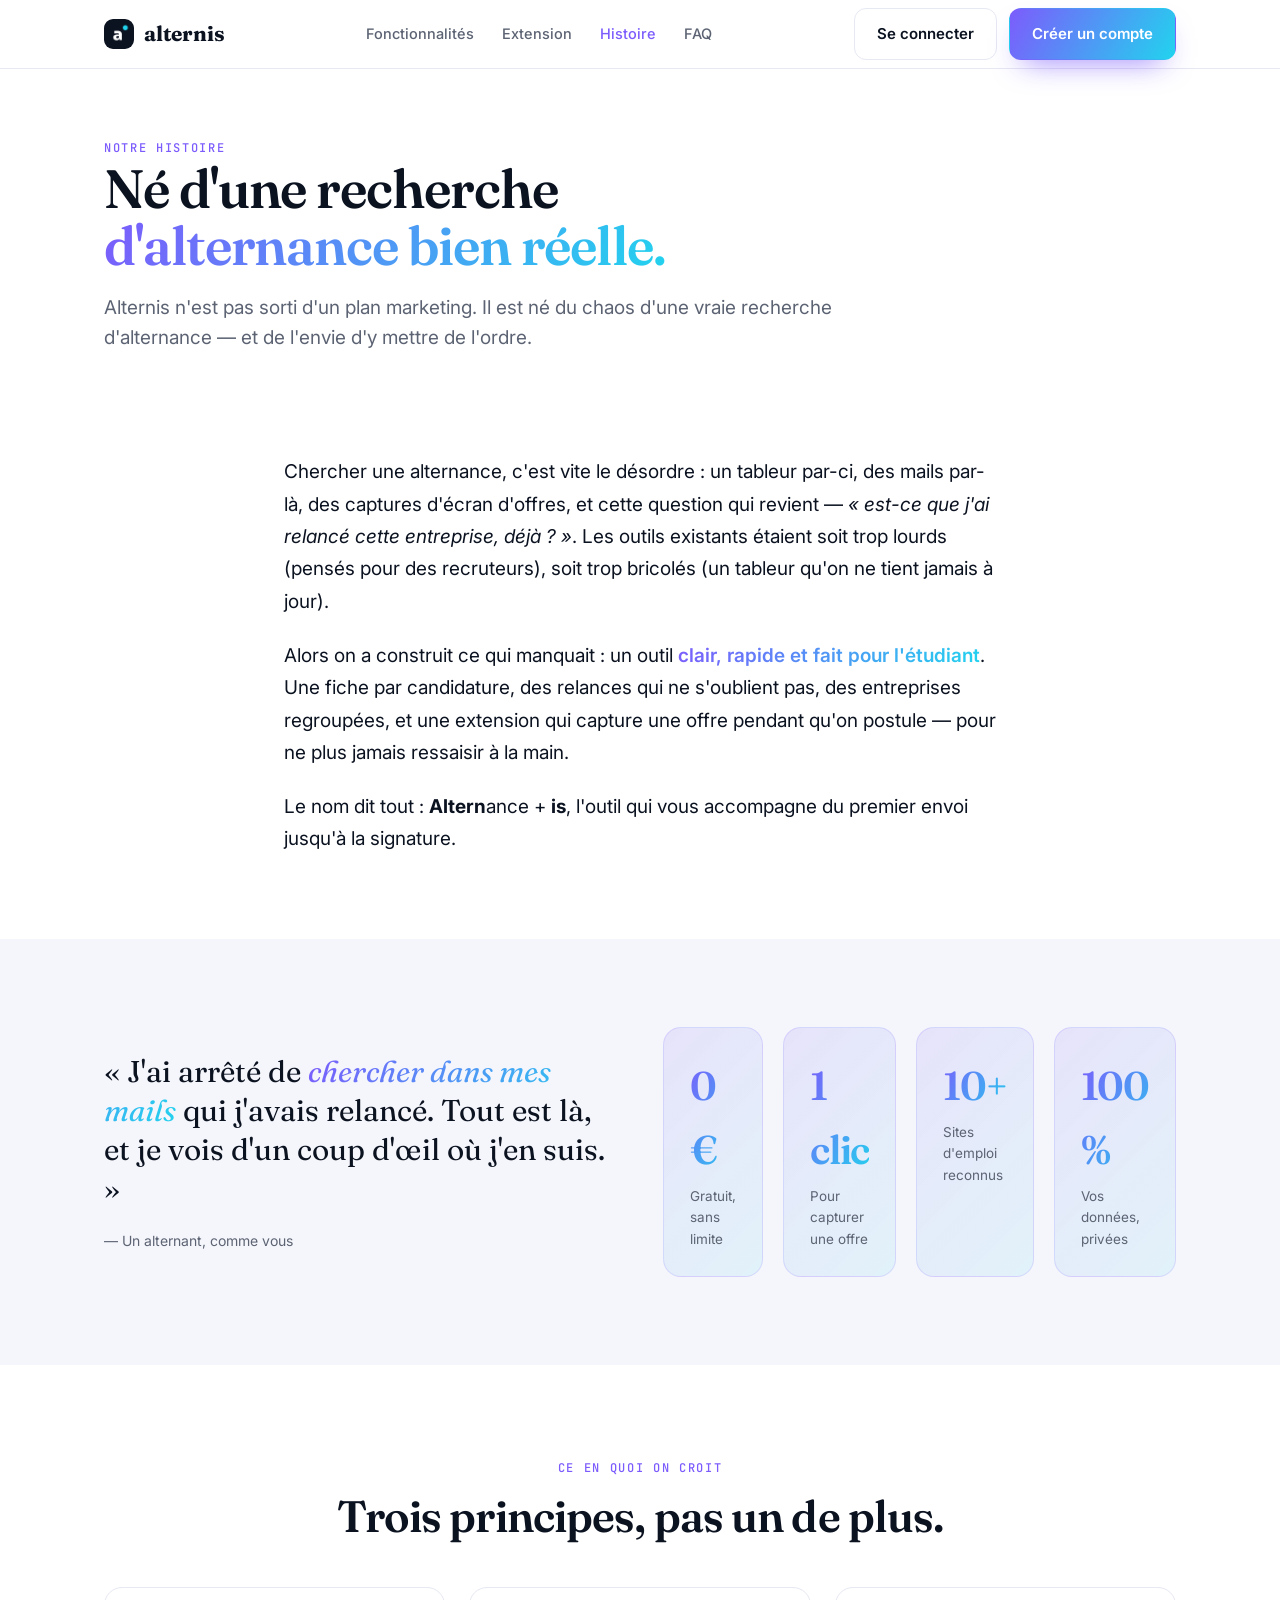
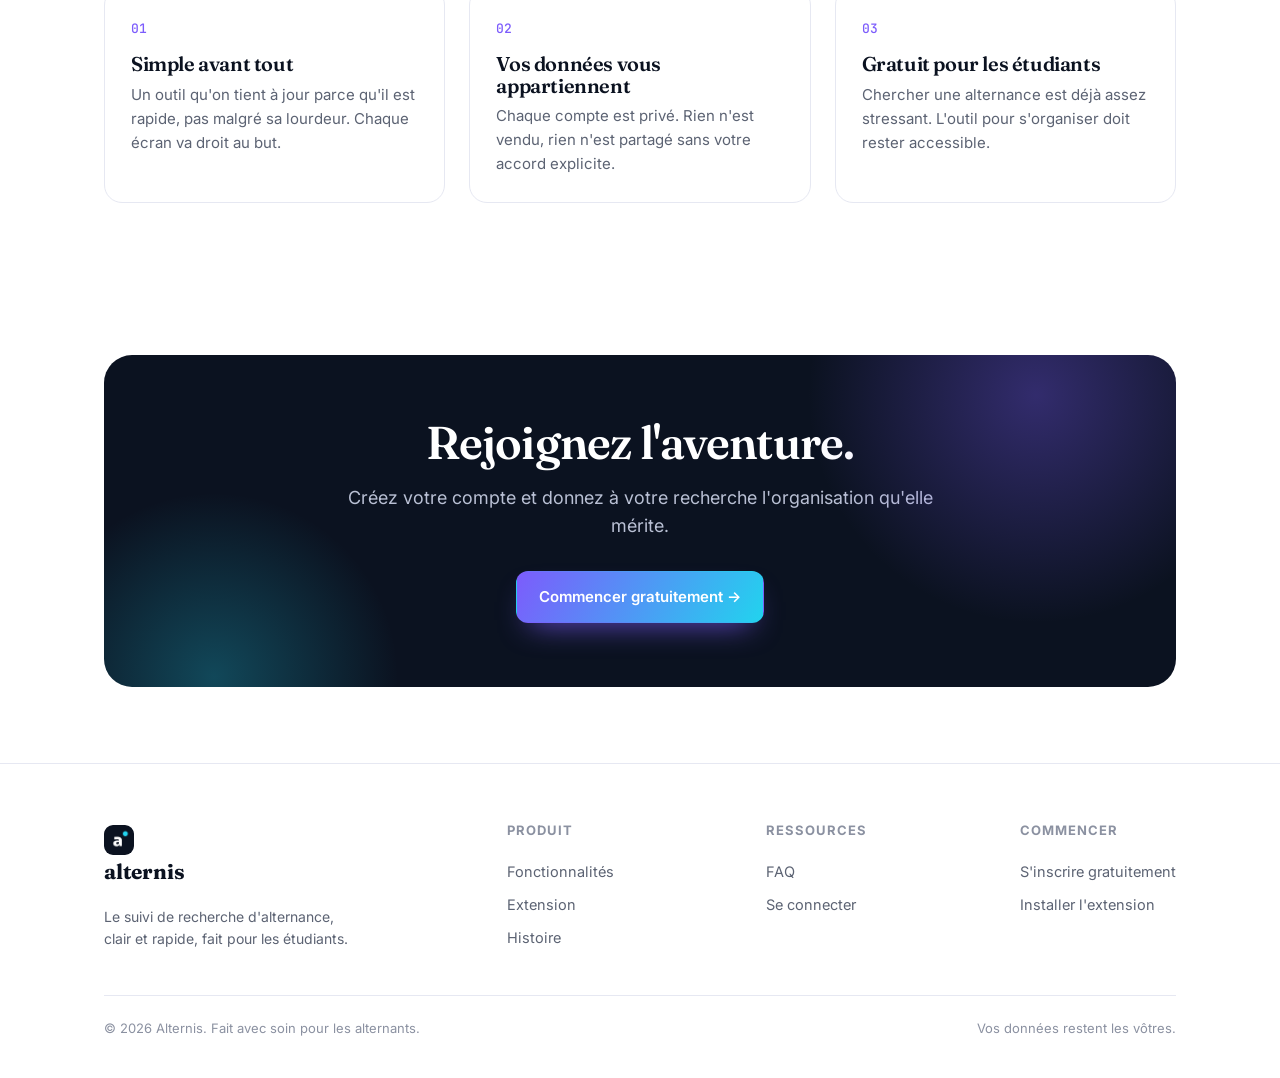
<file: site/histoire.html>
<!DOCTYPE html>
<html lang="fr">
<head>
<meta charset="utf-8">
<meta name="viewport" content="width=device-width, initial-scale=1">
<title>Histoire — Alternis</title>
<meta name="description" content="Alternis est né d'une vraie recherche d'alternance : un outil clair, rapide et gratuit pour organiser candidatures, relances et entretiens.">
<link rel="icon" href="assets/favicon-32.png" sizes="32x32" type="image/png">
<link rel="apple-touch-icon" href="assets/icon-180.png">
<link rel="preconnect" href="https://fonts.googleapis.com">
<link rel="preconnect" href="https://fonts.gstatic.com" crossorigin>
<link href="https://fonts.googleapis.com/css2?family=Fraunces:opsz,wght@9..144,500;9..144,600;9..144,700&family=Inter:wght@400;500;600;700&family=JetBrains+Mono:wght@500&display=swap" rel="stylesheet">
<link rel="stylesheet" href="assets/site.css">
</head>
<body>
<header class="nav">
  <div class="wrap nav-in">
    <a class="brand" href="index.html"><img class="mark" src="assets/mark.png" alt=""><span class="name">alternis</span></a>
    <nav class="nav-links">
      <a href="fonctionnalites.html">Fonctionnalités</a>
      <a href="extension.html">Extension</a>
      <a href="histoire.html" class="active">Histoire</a>
      <a href="faq.html">FAQ</a>
    </nav>
    <div class="nav-cta">
      <a class="btn ghost" href="https://app.alternis.fixit-service.fr/auth/login.php">Se connecter</a>
      <a class="btn primary" href="https://app.alternis.fixit-service.fr/auth/register.php">Créer un compte</a>
      <button class="nav-toggle" aria-label="Menu" aria-expanded="false"><svg width="24" height="24" viewBox="0 0 24 24" fill="none"><path d="M4 7h16M4 12h16M4 17h16" stroke="#0B1220" stroke-width="2" stroke-linecap="round"/></svg></button>
    </div>
  </div>
</header>

<section class="page-hero">
  <div class="wrap">
    <span class="eyebrow">Notre histoire</span>
    <h1>Né d'une recherche<br><span class="grad-text">d'alternance bien réelle.</span></h1>
    <p>Alternis n'est pas sorti d'un plan marketing. Il est né du chaos d'une vraie recherche d'alternance — et de l'envie d'y mettre de l'ordre.</p>
  </div>
</section>

<section class="band tight">
  <div class="wrap" style="max-width:760px">
    <div class="reveal">
      <p style="font-size:19px; line-height:1.7">Chercher une alternance, c'est vite le désordre : un tableur par-ci, des mails par-là, des captures d'écran d'offres, et cette question qui revient — <em>« est-ce que j'ai relancé cette entreprise, déjà ? »</em>. Les outils existants étaient soit trop lourds (pensés pour des recruteurs), soit trop bricolés (un tableur qu'on ne tient jamais à jour).</p>
      <p style="font-size:19px; line-height:1.7; margin-top:22px">Alors on a construit ce qui manquait : un outil <span class="grad-text" style="font-weight:600">clair, rapide et fait pour l'étudiant</span>. Une fiche par candidature, des relances qui ne s'oublient pas, des entreprises regroupées, et une extension qui capture une offre pendant qu'on postule — pour ne plus jamais ressaisir à la main.</p>
      <p style="font-size:19px; line-height:1.7; margin-top:22px">Le nom dit tout : <strong>Altern</strong>ance + <strong>is</strong>, l'outil qui vous accompagne du premier envoi jusqu'à la signature.</p>
    </div>
  </div>
</section>

<section class="band mist">
  <div class="wrap split">
    <div class="reveal">
      <blockquote style="font-family:var(--display); font-size:clamp(22px,3vw,30px); line-height:1.3; margin:0">« J'ai arrêté de <span class="grad-text" style="font-style:italic">chercher dans mes mails</span> qui j'avais relancé. Tout est là, et je vois d'un coup d'œil où j'en suis. »</blockquote>
      <div style="margin-top:22px; font-size:14px; color:var(--muted)">— Un alternant, comme vous</div>
    </div>
    <div class="reveal">
      <div class="metrics">
        <div class="metric"><div class="big grad-text">0 €</div><div class="lab">Gratuit, sans limite</div></div>
        <div class="metric"><div class="big grad-text">1 clic</div><div class="lab">Pour capturer une offre</div></div>
        <div class="metric"><div class="big grad-text">10+</div><div class="lab">Sites d'emploi reconnus</div></div>
        <div class="metric"><div class="big grad-text">100 %</div><div class="lab">Vos données, privées</div></div>
      </div>
    </div>
  </div>
</section>

<section class="band">
  <div class="wrap">
    <div class="sec-head center reveal"><span class="eyebrow">Ce en quoi on croit</span><h2>Trois principes, pas un de plus.</h2></div>
    <div class="steps">
      <div class="step reveal"><span class="n">01</span><h3>Simple avant tout</h3><p>Un outil qu'on tient à jour parce qu'il est rapide, pas malgré sa lourdeur. Chaque écran va droit au but.</p></div>
      <div class="step reveal"><span class="n">02</span><h3>Vos données vous appartiennent</h3><p>Chaque compte est privé. Rien n'est vendu, rien n'est partagé sans votre accord explicite.</p></div>
      <div class="step reveal"><span class="n">03</span><h3>Gratuit pour les étudiants</h3><p>Chercher une alternance est déjà assez stressant. L'outil pour s'organiser doit rester accessible.</p></div>
    </div>
  </div>
</section>

<section class="band tight">
  <div class="wrap"><div class="final reveal">
    <h2>Rejoignez l'aventure.</h2>
    <p>Créez votre compte et donnez à votre recherche l'organisation qu'elle mérite.</p>
    <div class="hero-cta"><a class="btn primary" href="https://app.alternis.fixit-service.fr/auth/register.php">Commencer gratuitement →</a></div>
  </div></div>
</section>

<!--#footer-->
<footer>
  <div class="wrap">
    <div class="foot-grid">
      <div class="foot-col" style="max-width:250px">
        <a class="brand" href="index.html" style="margin-bottom:12px"><img class="mark" src="assets/mark.png" alt=""><span class="name">alternis</span></a>
        <p style="color:var(--muted); font-size:14px; margin:0">Le suivi de recherche d'alternance, clair et rapide, fait pour les étudiants.</p>
      </div>
      <div class="foot-col"><h4>Produit</h4><a href="fonctionnalites.html">Fonctionnalités</a><a href="extension.html">Extension</a><a href="histoire.html">Histoire</a></div>
      <div class="foot-col"><h4>Ressources</h4><a href="faq.html">FAQ</a><a href="https://app.alternis.fixit-service.fr/auth/login.php">Se connecter</a></div>
      <div class="foot-col"><h4>Commencer</h4><a href="https://app.alternis.fixit-service.fr/auth/register.php">S'inscrire gratuitement</a><a href="extension.html">Installer l'extension</a></div>
    </div>
    <div class="foot-bot"><span>© 2026 Alternis. Fait avec soin pour les alternants.</span><span>Vos données restent les vôtres.</span></div>
  </div>
</footer>
<script src="assets/site.js"></script>
</body>
</html>
</file>
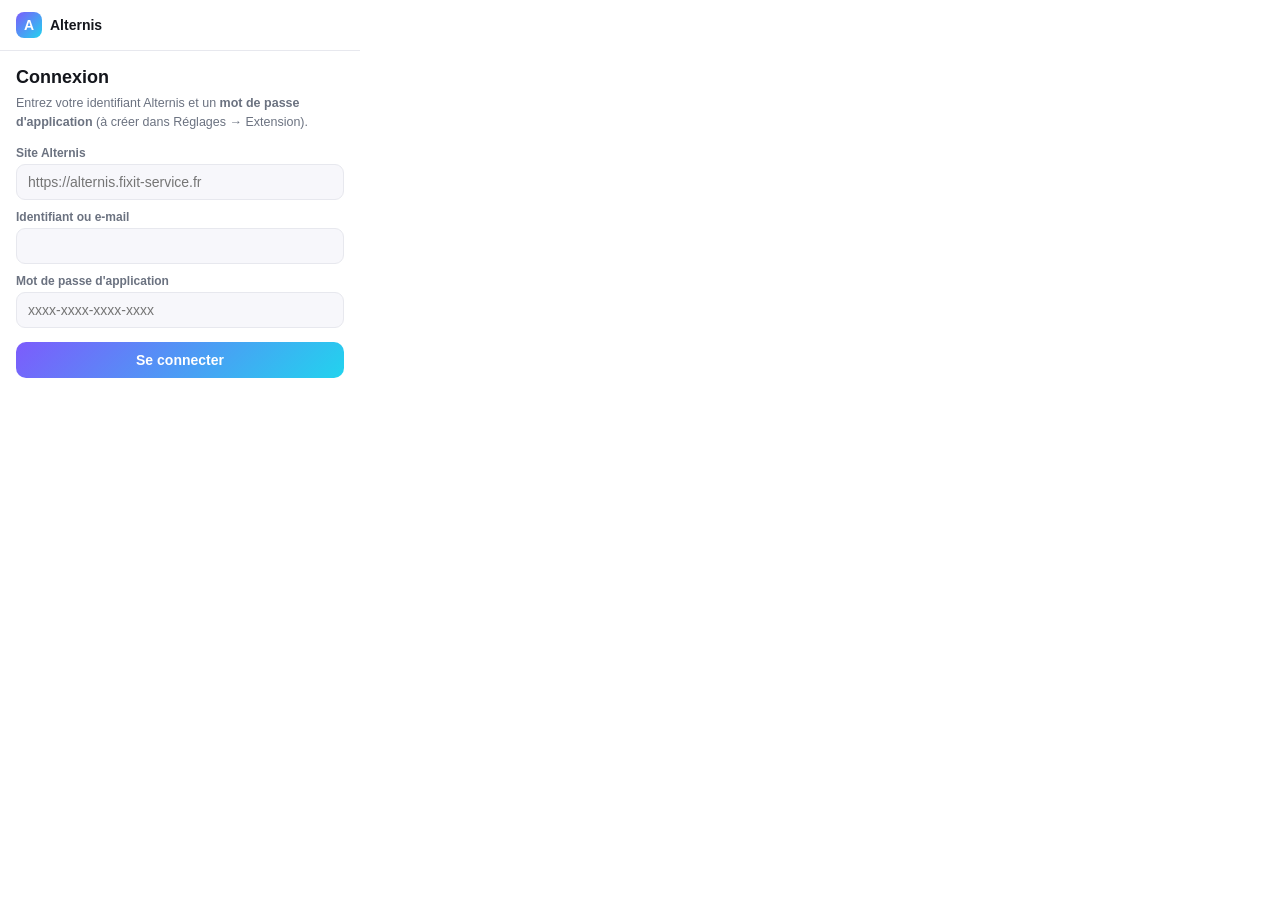
<file: extension/src/popup.html>
<!DOCTYPE html>
<html lang="fr">
<head>
  <meta charset="utf-8">
  <meta name="viewport" content="width=device-width, initial-scale=1">
  <link rel="stylesheet" href="popup.css">
  <title>Alternis</title>
</head>
<body>
  <header class="hdr">
    <div class="brand">
      <span class="logo">A</span>
      <strong>Alternis</strong>
    </div>
    <button id="logoutBtn" class="link" hidden>Déconnexion</button>
  </header>

  <!-- Écran de connexion -->
  <section id="viewLogin" class="view">
    <h1>Connexion</h1>
    <p class="sub">Entrez votre identifiant Alternis et un <b>mot de passe d'application</b> (à créer dans Réglages → Extension).</p>
    <div id="loginErr" class="alert" hidden></div>
    <label>Site Alternis</label>
    <input id="baseUrl" type="url" placeholder="https://alternis.fixit-service.fr" autocomplete="off">
    <label>Identifiant ou e-mail</label>
    <input id="identifier" type="text" autocomplete="username">
    <label>Mot de passe d'application</label>
    <input id="appPassword" type="password" placeholder="xxxx-xxxx-xxxx-xxxx" autocomplete="current-password">
    <button id="loginBtn" class="btn primary">Se connecter</button>
  </section>

  <!-- Écran de capture -->
  <section id="viewCapture" class="view" hidden>
    <div class="who">Connecté en tant que <b id="whoName"></b></div>
    <div id="captureErr" class="alert" hidden></div>
    <div id="captureOk" class="alert ok" hidden></div>

    <div class="detected" id="detectedBadge"></div>

    <label>Entreprise *</label>
    <input id="fName" type="text">
    <label>Poste</label>
    <input id="fPosition" type="text">
    <div class="row">
      <div class="col">
        <label>Ville</label>
        <input id="fCity" type="text">
      </div>
      <div class="col">
        <label>Date de candidature</label>
        <input id="fDate" type="date">
      </div>
    </div>
    <div class="row">
      <div class="col">
        <label>Statut</label>
        <select id="fStatus"></select>
      </div>
      <div class="col">
        <label>Type</label>
        <select id="fChannel"></select>
      </div>
    </div>

    <details id="moreWrap">
      <summary>Plus de détails</summary>
      <label>Secteur</label>
      <input id="fSector" type="text">
      <label>Site web</label>
      <input id="fWebsite" type="text">
      <label>Notes</label>
      <textarea id="fNotes" rows="2"></textarea>
    </details>

    <div class="actions actions-col">
      <button id="todoBtn" class="btn ghost" title="Ajouter dans « Offres à faire » pour postuler plus tard">＋ Ajouter aux offres à faire</button>
      <button id="quickBtn" class="btn primary" title="Ajouter directement comme candidature envoyée">✓ Ajouter en candidature</button>
      <button id="editBtn" class="btn ghost" title="Modifier avant d'enregistrer">Éditer les informations</button>
    </div>
    <label class="switchrow">
      <input type="checkbox" id="autoCapture" checked>
      <span>Enregistrer automatiquement quand je postule</span>
    </label>
    <label class="switchrow">
      <input type="checkbox" id="showButtons" checked>
      <span>Afficher les boutons Alternis sur les pages d'offres</span>
    </label>
    <p class="hint" id="srcHint"></p>
  </section>

  <script src="popup.js"></script>
</body>
</html>
</file>
<file: site/assets/site.css>
/* =========================================================================
   Alternis — site vitrine (styles communs)
   Identité : marque "alternis" bleu marine + point cyan. Violet→cyan en accent.
   ========================================================================= */
:root{
  --violet:#7C5CFC; --cyan:#22D3EE;
  --ink:#0B1220; --ink-2:#141b2d;
  --paper:#ffffff; --mist:#f5f6fb; --line:#e6e8f2;
  --text:#0B1220; --muted:#5c6373; --faint:#8b91a1;
  --grad:linear-gradient(120deg,#7C5CFC,#22D3EE);
  --grad-soft:linear-gradient(135deg,rgba(124,92,252,.12),rgba(34,211,238,.09));
  --shadow:0 24px 60px -24px rgba(11,18,32,.28);
  --shadow-sm:0 8px 24px -14px rgba(11,18,32,.35);
  --r:18px;
  --display:"Fraunces",Georgia,serif;
  --body:"Inter",system-ui,-apple-system,sans-serif;
  --mono:"JetBrains Mono",ui-monospace,monospace;
}
*{box-sizing:border-box}
html{scroll-behavior:smooth}
body{margin:0; font-family:var(--body); color:var(--text); background:var(--paper); font-size:17px; line-height:1.6; -webkit-font-smoothing:antialiased}
h1,h2,h3{font-family:var(--display); font-weight:600; letter-spacing:-.02em; line-height:1.06; margin:0}
a{color:inherit; text-decoration:none}
img{max-width:100%; display:block}
.wrap{max-width:1120px; margin:0 auto; padding:0 24px}
.eyebrow{font-family:var(--mono); font-size:12px; letter-spacing:.14em; text-transform:uppercase; color:var(--violet); font-weight:500}
.grad-text{background:var(--grad); -webkit-background-clip:text; background-clip:text; color:transparent}

/* boutons */
.btn{display:inline-flex; align-items:center; gap:9px; padding:13px 22px; border-radius:12px; font-weight:600; font-size:15px; cursor:pointer; border:1px solid transparent; transition:transform .15s ease, box-shadow .15s ease, border-color .15s, color .15s}
.btn.primary{background:var(--grad); color:#fff; box-shadow:0 14px 30px -14px rgba(124,92,252,.85)}
.btn.primary:hover{transform:translateY(-2px)}
.btn.ghost{background:transparent; border-color:var(--line); color:var(--text)}
.btn.ghost:hover{border-color:var(--violet); color:var(--violet)}
.btn.on-dark{border-color:rgba(255,255,255,.2); color:#fff}
.btn.on-dark:hover{border-color:var(--cyan); color:var(--cyan)}

/* ---------- Header ---------- */
header.nav{position:sticky; top:0; z-index:50; backdrop-filter:saturate(160%) blur(12px); background:rgba(255,255,255,.85); border-bottom:1px solid var(--line)}
.nav-in{display:flex; align-items:center; justify-content:space-between; height:68px}
.brand{display:flex; align-items:center; gap:10px}
.brand img.mark{width:30px; height:30px; border-radius:9px}
.brand .name{font-family:var(--display); font-weight:700; font-size:21px; letter-spacing:-.01em; color:var(--ink)}
.brand .name b{color:var(--cyan)}
.nav-links{display:flex; align-items:center; gap:28px; font-size:14.5px; font-weight:500; color:var(--muted)}
.nav-links a:hover,.nav-links a.active{color:var(--text)}
.nav-links a.active{color:var(--violet)}
.nav-cta{display:flex; align-items:center; gap:12px}
.nav-toggle{display:none; background:none; border:none; cursor:pointer; padding:6px}
.nav-toggle svg{display:block}
@media(max-width:860px){
  .nav-links{display:none}
  .nav-cta .btn.ghost{display:none}
}

/* ---------- Sections ---------- */
.band{padding:88px 0}
.band.mist{background:var(--mist)}
.band.tight{padding:64px 0}
.sec-head{max-width:36em}
.sec-head h2{font-size:clamp(30px,4vw,44px); margin:12px 0 0}
.sec-head p{color:var(--muted); font-size:18px; margin:16px 0 0}
.center{margin-left:auto; margin-right:auto; text-align:center}

/* page hero (sous-pages) */
.page-hero{padding:64px 0 20px}
.page-hero h1{font-size:clamp(34px,5vw,54px)}
.page-hero p{color:var(--muted); font-size:19px; margin:18px 0 0; max-width:40em}

/* ---------- Fil de candidature (signature) ---------- */
.thread{position:relative; background:var(--ink); border-radius:24px; padding:28px 26px; box-shadow:var(--shadow); color:#eef0f6}
.thread::before{content:""; position:absolute; inset:0; border-radius:24px; padding:1px; background:linear-gradient(140deg,rgba(124,92,252,.6),rgba(34,211,238,.35),transparent); -webkit-mask:linear-gradient(#000 0 0) content-box,linear-gradient(#000 0 0); -webkit-mask-composite:xor; mask-composite:exclude; pointer-events:none}
.thread-head{display:flex; align-items:center; justify-content:space-between; margin-bottom:20px}
.thread-head .t{font-family:var(--display); font-size:17px; color:#fff}
.thread-head .dot{width:9px;height:9px;border-radius:50%; background:var(--cyan); box-shadow:0 0 0 4px rgba(34,211,238,.18)}
.track{position:relative; margin-left:8px; padding-left:26px}
.track::before{content:""; position:absolute; left:5px; top:6px; bottom:6px; width:2px; background:linear-gradient(var(--violet),var(--cyan))}
.node{position:relative; padding:9px 0}
.node .pin{position:absolute; left:-25px; top:13px; width:12px;height:12px;border-radius:50%; background:var(--ink); border:2px solid var(--cyan)}
.node.done .pin{background:var(--cyan)}
.node .co{font-weight:600; font-size:15px}
.node .meta{font-size:12.5px; color:#98a0b6; display:flex; gap:8px; align-items:center; margin-top:2px}
.pill{font-size:11px; font-weight:600; padding:2px 9px; border-radius:999px}
.pill.env{background:rgba(124,92,252,.2); color:#c9bcff}
.pill.rel{background:rgba(34,211,238,.16); color:#a5ecfb}
.pill.ent{background:rgba(250,204,21,.16); color:#f4dd8a}
.pill.acc{background:rgba(52,211,153,.18); color:#a7f3d0}

/* ---------- Grille de cartes ---------- */
.feat-grid{display:grid; grid-template-columns:repeat(3,1fr); gap:22px; margin-top:48px}
@media(max-width:900px){ .feat-grid{grid-template-columns:1fr 1fr} }
@media(max-width:600px){ .feat-grid{grid-template-columns:1fr} }
.card{background:var(--paper); border:1px solid var(--line); border-radius:var(--r); padding:26px; transition:transform .18s ease, box-shadow .18s ease, border-color .18s}
.card:hover{transform:translateY(-4px); box-shadow:var(--shadow-sm); border-color:transparent}
.card .ic{width:46px;height:46px;border-radius:13px; display:grid; place-items:center; background:var(--grad-soft); color:var(--violet); margin-bottom:16px}
.card h3{font-size:20px}
.card p{color:var(--muted); font-size:15px; margin:9px 0 0}
.card.wide{grid-column:span 2}
@media(max-width:600px){ .card.wide{grid-column:span 1} }

/* ---------- Bandeau confiance ---------- */
.trust{padding:30px 0 6px}
.trust-in{display:flex; gap:30px 46px; flex-wrap:wrap; align-items:center; justify-content:center; opacity:.92}
.trust .item{display:flex; align-items:center; gap:9px; font-size:13.5px; color:var(--muted); font-weight:500}
.trust .item svg{color:var(--violet)}

/* ---------- Étapes ---------- */
.steps{display:grid; grid-template-columns:repeat(3,1fr); gap:24px; margin-top:48px}
@media(max-width:820px){ .steps{grid-template-columns:1fr} }
.step{padding:26px; border-radius:var(--r); background:var(--paper); border:1px solid var(--line)}
.step .n{font-family:var(--mono); font-size:13px; color:var(--violet); font-weight:500}
.step h3{font-size:20px; margin:12px 0 8px}
.step p{color:var(--muted); font-size:15px; margin:0}

/* ---------- Chiffres ---------- */
.metrics{display:grid; grid-template-columns:repeat(4,1fr); gap:20px}
@media(max-width:820px){ .metrics{grid-template-columns:1fr 1fr} }
.metric{padding:26px; border-radius:var(--r); background:var(--grad-soft); border:1px solid rgba(124,92,252,.16)}
.metric .big{font-family:var(--display); font-size:40px; font-weight:600; letter-spacing:-.03em}
.metric .lab{font-size:13.5px; color:var(--muted); margin-top:4px}

/* ---------- Maquette extension ---------- */
.ext-demo{background:var(--ink); border-radius:22px; padding:30px 22px; box-shadow:var(--shadow); position:relative; overflow:hidden}
.popup{background:#0f1524; border:1px solid rgba(255,255,255,.08); border-radius:16px; padding:18px; color:#e9ecf5; max-width:300px; margin:0 auto}
.popup .ph{display:flex; align-items:center; gap:9px; margin-bottom:14px}
.popup .ph img{width:24px;height:24px;border-radius:7px}
.popup label{display:block; font-size:11px; color:#8b93a8; margin:10px 0 4px; font-weight:600}
.popup .fld{background:#161d30; border:1px solid rgba(255,255,255,.08); border-radius:9px; padding:9px 11px; font-size:13.5px}
.popup .fld.filled{color:#fff}
.popup .detected{font-size:11px; color:#a5ecfb; background:rgba(34,211,238,.1); border-radius:8px; padding:7px 10px; margin-bottom:12px}
.popup .acts{display:flex; gap:8px; margin-top:14px}
.popup .b1{flex:2; text-align:center; background:var(--grad); color:#fff; border-radius:9px; padding:9px; font-size:13.5px; font-weight:600}
.popup .b2{flex:1; text-align:center; background:#1b2236; color:#cdd3e3; border-radius:9px; padding:9px; font-size:13.5px; font-weight:600}

/* ---------- Split générique ---------- */
.split{display:grid; grid-template-columns:1fr 1fr; gap:50px; align-items:center}
@media(max-width:900px){ .split{grid-template-columns:1fr; gap:34px} }
.split h2{font-size:clamp(28px,3.8vw,42px)}
.split p{color:var(--muted); font-size:17.5px; margin:16px 0 0}
.browsers{display:flex; gap:12px; margin-top:22px; flex-wrap:wrap}
.browsers span{font-size:13px; font-weight:600; color:var(--muted); border:1px solid var(--line); border-radius:999px; padding:7px 14px}
.hero-cta{display:flex; gap:14px; flex-wrap:wrap; align-items:center}
.hero-note{font-size:13px; color:var(--faint); margin-top:16px}

/* ---------- FAQ ---------- */
.faq{max-width:800px; margin:44px auto 0}
.qa{border-bottom:1px solid var(--line)}
.qa summary{list-style:none; cursor:pointer; padding:22px 4px; display:flex; align-items:center; justify-content:space-between; gap:20px; font-weight:600; font-size:17.5px}
.qa summary::-webkit-details-marker{display:none}
.qa .plus{width:26px;height:26px; flex-shrink:0; border-radius:50%; border:1px solid var(--line); display:grid; place-items:center; transition:transform .2s, background .2s, color .2s}
.qa[open] .plus{background:var(--grad); color:#fff; border-color:transparent; transform:rotate(45deg)}
.qa .a{padding:0 4px 22px; color:var(--muted); font-size:15.5px; max-width:64ch}

/* ---------- CTA final ---------- */
.final{background:var(--ink); color:#fff; border-radius:28px; padding:64px 40px; text-align:center; position:relative; overflow:hidden}
.final::after{content:""; position:absolute; width:520px;height:520px; border-radius:50%; background:radial-gradient(circle,rgba(124,92,252,.35),transparent 62%); top:-220px; right:-120px}
.final::before{content:""; position:absolute; width:420px;height:420px; border-radius:50%; background:radial-gradient(circle,rgba(34,211,238,.28),transparent 62%); bottom:-200px; left:-100px}
.final h2{font-size:clamp(30px,4.5vw,46px); position:relative}
.final p{color:#b9c0d4; font-size:18px; margin:16px auto 30px; max-width:34em; position:relative}
.final .hero-cta{justify-content:center; position:relative}

/* ---------- Footer ---------- */
footer{padding:56px 0 40px; border-top:1px solid var(--line); margin-top:12px}
.foot-grid{display:flex; justify-content:space-between; gap:30px; flex-wrap:wrap}
.foot-col h4{font-size:13px; text-transform:uppercase; letter-spacing:.08em; color:var(--faint); margin:0 0 14px; font-family:var(--body); font-weight:700}
.foot-col a{display:block; color:var(--muted); font-size:14.5px; padding:5px 0}
.foot-col a:hover{color:var(--text)}
.foot-bot{margin-top:40px; padding-top:22px; border-top:1px solid var(--line); display:flex; justify-content:space-between; flex-wrap:wrap; gap:12px; font-size:13px; color:var(--faint)}

/* ---------- Révélation au scroll ---------- */
.reveal{opacity:0; transform:translateY(18px); transition:opacity .6s ease, transform .6s ease}
.reveal.in{opacity:1; transform:none}
@media(prefers-reduced-motion:reduce){ *{animation:none!important; transition:none!important; scroll-behavior:auto!important} .reveal{opacity:1; transform:none} }

/* Menu mobile déployé */
@media(max-width:860px){
  .nav-toggle{display:block}
  .nav-links.open{display:flex; position:absolute; top:68px; left:0; right:0; flex-direction:column; gap:0; background:var(--paper); border-bottom:1px solid var(--line); padding:8px 24px 16px}
  .nav-links.open a{padding:12px 0; border-bottom:1px solid var(--line); width:100%}
}

/* Hero accueil responsive */
@media(max-width:900px){
  .home-hero-grid{grid-template-columns:1fr !important; gap:34px !important}
}
</file>
<file: extension/src/popup.css>
:root {
  --violet: #7C5CFC;
  --cyan: #22D3EE;
  --navy: #0B1220;
  --border: #e7e8ee;
  --muted: #6b7280;
  --bg: #ffffff;
  --surface: #f7f7fb;
  --text: #14161c;
  --ok: #16a34a;
  --err: #dc2626;
}
@media (prefers-color-scheme: dark) {
  :root {
    --border: #262a36; --muted: #9aa1ad; --bg: #0e1017;
    --surface: #171a22; --text: #eef0f4;
  }
}
* { box-sizing: border-box; }
body {
  width: 360px;
  margin: 0;
  font-family: -apple-system, BlinkMacSystemFont, "Segoe UI", Roboto, sans-serif;
  background: var(--bg);
  color: var(--text);
  font-size: 14px;
}
.hdr {
  display: flex; align-items: center; justify-content: space-between;
  padding: 12px 16px; border-bottom: 1px solid var(--border);
}
.brand { display: flex; align-items: center; gap: 8px; }
.logo {
  width: 26px; height: 26px; border-radius: 8px; display: grid; place-items: center;
  color: #fff; font-weight: 800;
  background: linear-gradient(135deg, var(--violet), var(--cyan));
}
.view { padding: 16px; }
h1 { font-size: 18px; margin: 0 0 6px; }
.sub { color: var(--muted); font-size: 12.5px; margin: 0 0 14px; line-height: 1.5; }
label { display: block; font-size: 12px; font-weight: 600; color: var(--muted); margin: 10px 0 4px; }
input, select, textarea {
  width: 100%; padding: 9px 11px; border: 1px solid var(--border); border-radius: 9px;
  background: var(--surface); color: var(--text); font-size: 14px; font-family: inherit;
}
input:focus, select:focus, textarea:focus { outline: 2px solid var(--violet); outline-offset: -1px; }
.row { display: flex; gap: 10px; }
.col { flex: 1; }
.btn {
  border: none; border-radius: 10px; padding: 10px 14px; font-size: 14px; font-weight: 600;
  cursor: pointer; font-family: inherit;
}
.btn.primary { color: #fff; background: linear-gradient(135deg, var(--violet), var(--cyan)); width: 100%; margin-top: 14px; }
.btn.ghost { background: var(--surface); color: var(--text); border: 1px solid var(--border); }
.actions { display: flex; gap: 8px; margin-top: 14px; }
.actions .btn { margin-top: 0; }
.actions .primary { flex: 2; }
.actions .ghost { flex: 1; }
.actions-col { flex-direction: column; }
.actions-col .btn { width: 100%; flex: none; justify-content: center; }
.actions-col .primary { order: -1; }
.link { background: none; border: none; color: var(--muted); font-size: 12px; cursor: pointer; text-decoration: underline; }
.who { font-size: 12.5px; color: var(--muted); margin-bottom: 10px; }
.alert { padding: 9px 11px; border-radius: 9px; font-size: 12.5px; margin-bottom: 10px; background: #fef2f2; color: var(--err); border: 1px solid #fecaca; }
.alert.ok { background: #f0fdf4; color: var(--ok); border-color: #bbf7d0; }
.detected {
  font-size: 11.5px; font-weight: 600; color: var(--violet);
  background: rgba(124,92,252,.1); border-radius: 8px; padding: 6px 10px; margin-bottom: 10px;
  display: none;
}
.detected.show { display: block; }
.detected.generic { color: #b45309; background: rgba(180,83,9,.1); }
details { margin-top: 10px; }
summary { cursor: pointer; font-size: 12.5px; color: var(--muted); font-weight: 600; }
.hint { font-size: 11px; color: var(--muted); margin: 10px 0 0; word-break: break-all; }

.switchrow { display: flex; align-items: center; gap: 8px; margin-top: 12px; font-size: 12.5px; color: var(--muted); cursor: pointer; }
.switchrow input { width: auto; }
</file>
